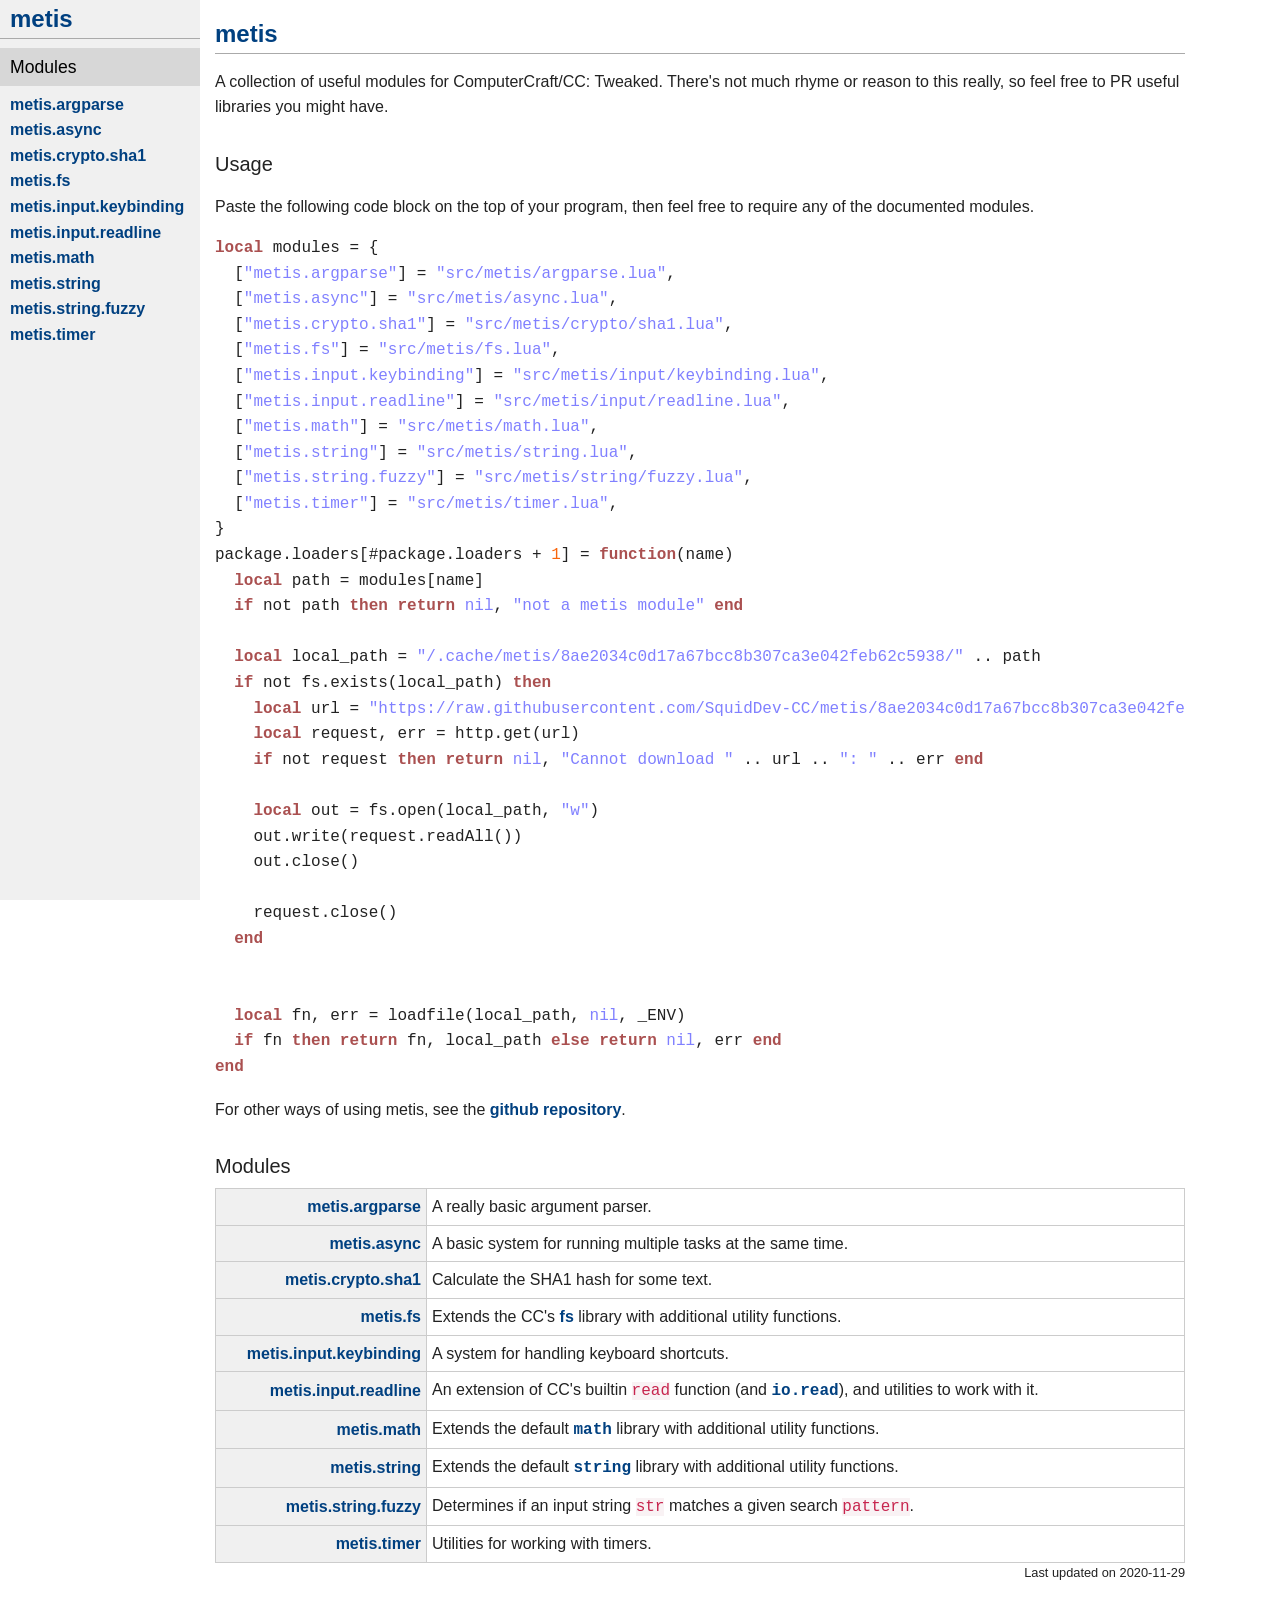
<file: index.html>
<!DOCTYPE html><html><head><meta charset="UTF-8" /><meta name="viewport" content="width=device-width, initial-scale=1.0" /><title>metis</title><link rel="stylesheet" href="main.css?v=956402e4" type="text/css" /></head><body><nav><button class="nav-reveal" type="button">&#9776;</button><h1><a href="./">metis</a></h1><div class="nav-links"><h2>Modules</h2><ul><li><a href="module/metis.argparse.html">metis.argparse</a></li><li><a href="module/metis.async.html">metis.async</a></li><li><a href="module/metis.crypto.sha1.html">metis.crypto.sha1</a></li><li><a href="module/metis.fs.html">metis.fs</a></li><li><a href="module/metis.input.keybinding.html">metis.input.keybinding</a></li><li><a href="module/metis.input.readline.html">metis.input.readline</a></li><li><a href="module/metis.math.html">metis.math</a></li><li><a href="module/metis.string.html">metis.string</a></li><li><a href="module/metis.string.fuzzy.html">metis.string.fuzzy</a></li><li><a href="module/metis.timer.html">metis.timer</a></li></ul></div></nav><div id="main"><section id="content"><h1 id="github"><a href='https://github.com/SquidDev-CC/metis' title='metis on GitHub'>metis</a></h1>

<p>A collection of useful modules for ComputerCraft/CC: Tweaked. There&#39;s not much rhyme or reason to this really, so feel
free to PR useful libraries you might have.</p>
<h2 id="Usage">Usage</h2><p>Paste the following code block on the top of your program, then feel free to require any of the documented modules.</p>
<pre class="highlight highlight-lua" data-lua-kind="stmt"><span class="keyword">local</span> <span class="ident">modules</span> <span class="symbol">=</span> <span class="symbol">{</span>
  <span class="symbol">[</span><span class="string">"metis.argparse"</span><span class="symbol">]</span> <span class="symbol">=</span> <span class="string">"src/metis/argparse.lua"</span><span class="symbol">,</span>
  <span class="symbol">[</span><span class="string">"metis.async"</span><span class="symbol">]</span> <span class="symbol">=</span> <span class="string">"src/metis/async.lua"</span><span class="symbol">,</span>
  <span class="symbol">[</span><span class="string">"metis.crypto.sha1"</span><span class="symbol">]</span> <span class="symbol">=</span> <span class="string">"src/metis/crypto/sha1.lua"</span><span class="symbol">,</span>
  <span class="symbol">[</span><span class="string">"metis.fs"</span><span class="symbol">]</span> <span class="symbol">=</span> <span class="string">"src/metis/fs.lua"</span><span class="symbol">,</span>
  <span class="symbol">[</span><span class="string">"metis.input.keybinding"</span><span class="symbol">]</span> <span class="symbol">=</span> <span class="string">"src/metis/input/keybinding.lua"</span><span class="symbol">,</span>
  <span class="symbol">[</span><span class="string">"metis.input.readline"</span><span class="symbol">]</span> <span class="symbol">=</span> <span class="string">"src/metis/input/readline.lua"</span><span class="symbol">,</span>
  <span class="symbol">[</span><span class="string">"metis.math"</span><span class="symbol">]</span> <span class="symbol">=</span> <span class="string">"src/metis/math.lua"</span><span class="symbol">,</span>
  <span class="symbol">[</span><span class="string">"metis.string"</span><span class="symbol">]</span> <span class="symbol">=</span> <span class="string">"src/metis/string.lua"</span><span class="symbol">,</span>
  <span class="symbol">[</span><span class="string">"metis.string.fuzzy"</span><span class="symbol">]</span> <span class="symbol">=</span> <span class="string">"src/metis/string/fuzzy.lua"</span><span class="symbol">,</span>
  <span class="symbol">[</span><span class="string">"metis.timer"</span><span class="symbol">]</span> <span class="symbol">=</span> <span class="string">"src/metis/timer.lua"</span><span class="symbol">,</span>
<span class="symbol">}</span>
<span class="ident">package</span><span class="symbol">.</span><span class="symbol">loaders</span><span class="symbol">[</span><span class="symbol">#</span><span class="ident">package</span><span class="symbol">.</span><span class="symbol">loaders</span> <span class="symbol">+</span> <span class="number">1</span><span class="symbol">]</span> <span class="symbol">=</span> <span class="keyword">function</span><span class="symbol">(</span><span class="ident">name</span><span class="symbol">)</span>
  <span class="keyword">local</span> <span class="ident">path</span> <span class="symbol">=</span> <span class="ident">modules</span><span class="symbol">[</span><span class="ident">name</span><span class="symbol">]</span>
  <span class="keyword">if</span> <span class="operator-kw">not</span> <span class="ident">path</span> <span class="keyword">then</span> <span class="keyword">return</span> <span class="literal-kw">nil</span><span class="symbol">,</span> <span class="string">"not a metis module"</span> <span class="keyword">end</span>

  <span class="keyword">local</span> <span class="ident">local_path</span> <span class="symbol">=</span> <span class="string">"/.cache/metis/8ae2034c0d17a67bcc8b307ca3e042feb62c5938/"</span> <span class="symbol">..</span> <span class="ident">path</span>
  <span class="keyword">if</span> <span class="operator-kw">not</span> <span class="ident">fs</span><span class="symbol">.</span><span class="symbol">exists</span><span class="symbol">(</span><span class="ident">local_path</span><span class="symbol">)</span> <span class="keyword">then</span>
    <span class="keyword">local</span> <span class="ident">url</span> <span class="symbol">=</span> <span class="string">"https://raw.githubusercontent.com/SquidDev-CC/metis/8ae2034c0d17a67bcc8b307ca3e042feb62c5938/"</span> <span class="symbol">..</span> <span class="ident">path</span>
    <span class="keyword">local</span> <span class="ident">request</span><span class="symbol">,</span> <span class="ident">err</span> <span class="symbol">=</span> <span class="ident">http</span><span class="symbol">.</span><span class="symbol">get</span><span class="symbol">(</span><span class="ident">url</span><span class="symbol">)</span>
    <span class="keyword">if</span> <span class="operator-kw">not</span> <span class="ident">request</span> <span class="keyword">then</span> <span class="keyword">return</span> <span class="literal-kw">nil</span><span class="symbol">,</span> <span class="string">"Cannot download "</span> <span class="symbol">..</span> <span class="ident">url</span> <span class="symbol">..</span> <span class="string">": "</span> <span class="symbol">..</span> <span class="ident">err</span> <span class="keyword">end</span>

    <span class="keyword">local</span> <span class="ident">out</span> <span class="symbol">=</span> <span class="ident">fs</span><span class="symbol">.</span><span class="symbol">open</span><span class="symbol">(</span><span class="ident">local_path</span><span class="symbol">,</span> <span class="string">"w"</span><span class="symbol">)</span>
    <span class="ident">out</span><span class="symbol">.</span><span class="symbol">write</span><span class="symbol">(</span><span class="ident">request</span><span class="symbol">.</span><span class="symbol">readAll</span><span class="symbol">(</span><span class="symbol">)</span><span class="symbol">)</span>
    <span class="ident">out</span><span class="symbol">.</span><span class="symbol">close</span><span class="symbol">(</span><span class="symbol">)</span>

    <span class="ident">request</span><span class="symbol">.</span><span class="symbol">close</span><span class="symbol">(</span><span class="symbol">)</span>
  <span class="keyword">end</span>


  <span class="keyword">local</span> <span class="ident">fn</span><span class="symbol">,</span> <span class="ident">err</span> <span class="symbol">=</span> <span class="ident">loadfile</span><span class="symbol">(</span><span class="ident">local_path</span><span class="symbol">,</span> <span class="literal-kw">nil</span><span class="symbol">,</span> <span class="ident">_ENV</span><span class="symbol">)</span>
  <span class="keyword">if</span> <span class="ident">fn</span> <span class="keyword">then</span> <span class="keyword">return</span> <span class="ident">fn</span><span class="symbol">,</span> <span class="ident">local_path</span> <span class="keyword">else</span> <span class="keyword">return</span> <span class="literal-kw">nil</span><span class="symbol">,</span> <span class="ident">err</span> <span class="keyword">end</span>
<span class="keyword">end</span><span class="symbol"></span></pre>

<p>For other ways of using metis, see the <a href='https://github.com/SquidDev-CC/metis' title='metis on GitHub'>github repository</a>.</p>
<h2>Modules</h2><table class="definition-list"><tr><th><a href="module/metis.argparse.html">metis.argparse</a></th><td>A really basic argument parser.</td></tr><tr><th><a href="module/metis.async.html">metis.async</a></th><td>A basic system for running multiple tasks at the same time.</td></tr><tr><th><a href="module/metis.crypto.sha1.html">metis.crypto.sha1</a></th><td>Calculate the SHA1 hash for some text.</td></tr><tr><th><a href="module/metis.fs.html">metis.fs</a></th><td>Extends the CC&#39;s <a href='https://tweaked.cc/module/fs.html'>fs</a> library with additional utility functions.</td></tr><tr><th><a href="module/metis.input.keybinding.html">metis.input.keybinding</a></th><td>A system for handling keyboard shortcuts.</td></tr><tr><th><a href="module/metis.input.readline.html">metis.input.readline</a></th><td>An extension of CC&#39;s builtin <code>read</code> function (and <a href='https://www.lua.org/manual/5.1/manual.html#pdf-io.read' class='reference reference-code'>io.read</a>), and
utilities to work with it.</td></tr><tr><th><a href="module/metis.math.html">metis.math</a></th><td>Extends the default <a href='https://www.lua.org/manual/5.1/manual.html#5.6' class='reference reference-code'>math</a> library with additional utility functions.</td></tr><tr><th><a href="module/metis.string.html">metis.string</a></th><td>Extends the default <a href='https://www.lua.org/manual/5.1/manual.html#5.4' class='reference reference-code'>string</a> library with additional utility functions.</td></tr><tr><th><a href="module/metis.string.fuzzy.html">metis.string.fuzzy</a></th><td>Determines if an input string <code>str</code> matches a given search <code>pattern</code>.</td></tr><tr><th><a href="module/metis.timer.html">metis.timer</a></th><td>Utilities for working with timers.</td></tr></table></section><footer>Last updated on 2020-11-29</footer></div><script src="main.js?v=beb099d5" type="text/javascript" defer=""></script></body></html>
</file>
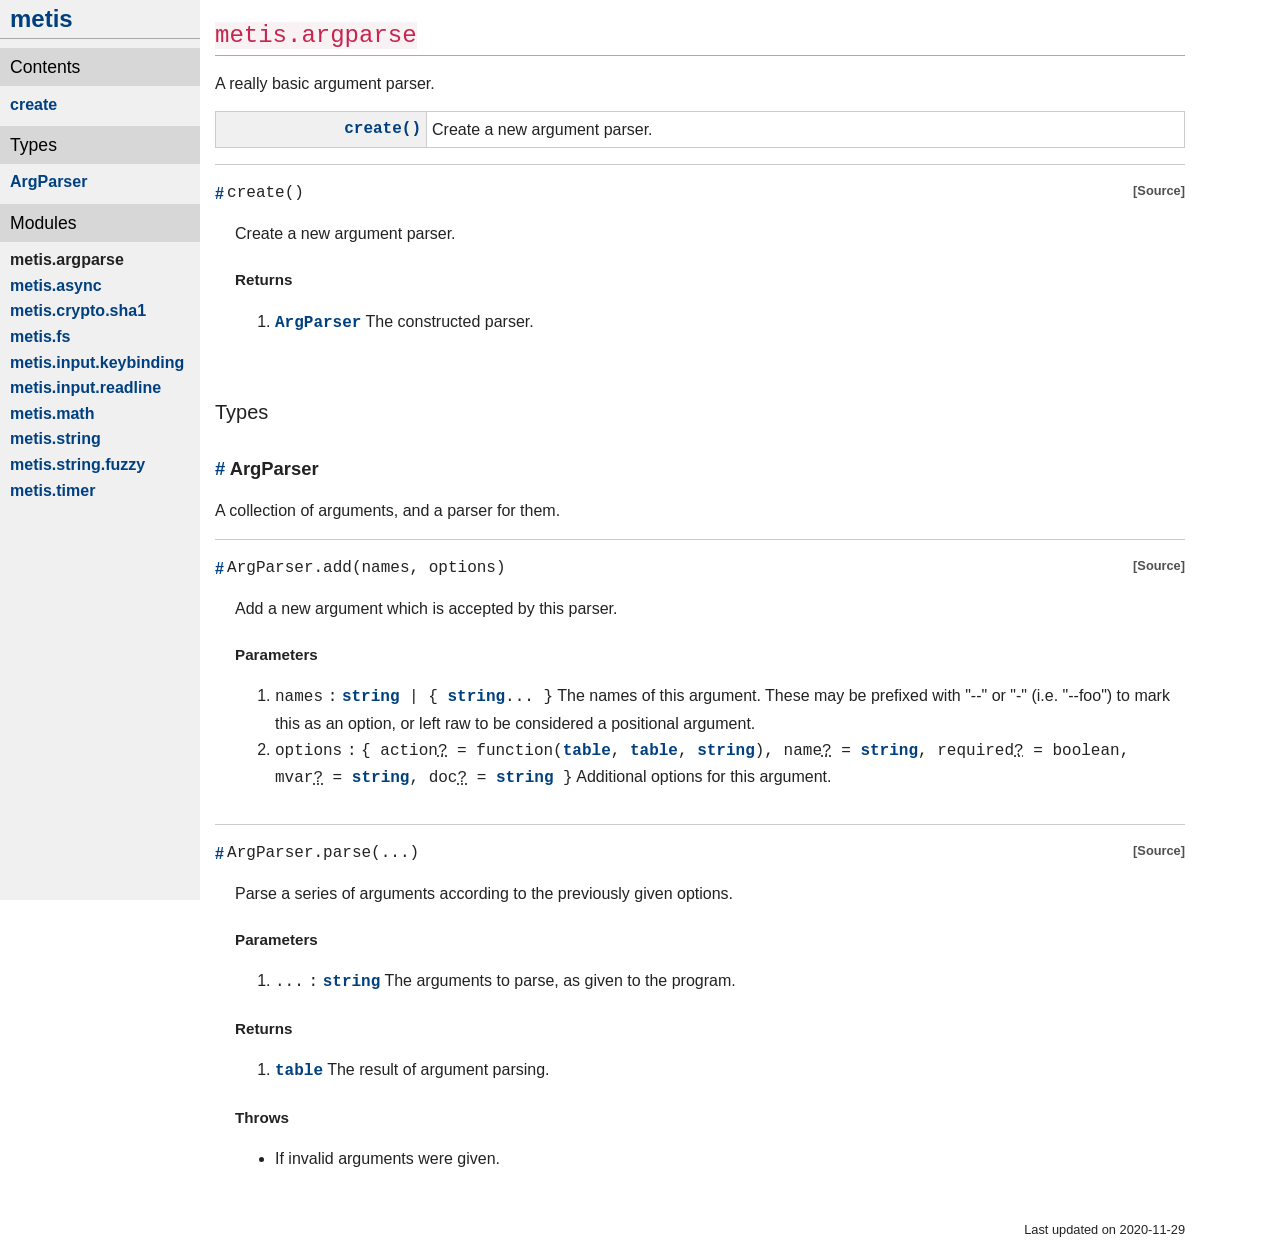
<file: module/metis.argparse.html>
<!DOCTYPE html><html><head><meta charset="UTF-8" /><meta name="viewport" content="width=device-width, initial-scale=1.0" /><title>metis.argparse</title><link rel="stylesheet" href="../main.css?v=956402e4" type="text/css" /></head><body><nav><button class="nav-reveal" type="button">&#9776;</button><h1><a href=".././">metis</a></h1><div class="nav-links"><h2>Contents</h2><ul><li><a href="#v:create">create</a></li></ul><h2>Types</h2><ul><li><a href="#ty:ArgParser">ArgParser</a></li></ul><h2>Modules</h2><ul><li><strong>metis.argparse</strong></li><li><a href="metis.async.html">metis.async</a></li><li><a href="metis.crypto.sha1.html">metis.crypto.sha1</a></li><li><a href="metis.fs.html">metis.fs</a></li><li><a href="metis.input.keybinding.html">metis.input.keybinding</a></li><li><a href="metis.input.readline.html">metis.input.readline</a></li><li><a href="metis.math.html">metis.math</a></li><li><a href="metis.string.html">metis.string</a></li><li><a href="metis.string.fuzzy.html">metis.string.fuzzy</a></li><li><a href="metis.timer.html">metis.timer</a></li></ul></div></nav><div id="main"><section id="content"><h1><code>metis.argparse</code></h1><p>A really basic argument parser.</p>
<table class="definition-list"><tr><th class="definition-name"><a href="#v:create">create()</a></th><td>Create a new argument parser.</td></tr></table><dl class="definition"><dt><a name="v:create" href="#v:create"></a><span class="definition-name">create()</span><a href="https://github.com/SquidDev-CC/metis/blob/8ae2034c0d17a67bcc8b307ca3e042feb62c5938/src/metis/argparse.lua#L167" class="source-link">Source</a></dt><dd><p>Create a new argument parser.</p>
<h3>Returns</h3><ol class="return-list"><li><span class="type"><a href="metis.argparse.html#ty:ArgParser" class="reference reference-code">ArgParser</a></span> The constructed parser.</li></ol></dd></dl><h2>Types</h2><h3><a name="ty:ArgParser" href="#ty:ArgParser"></a> <span>ArgParser</span></h3><p>A collection of arguments, and a parser for them.</p>
<dl class="definition"><dt><a name="ty:ArgParser:add" href="#ty:ArgParser:add"></a><span class="definition-name">ArgParser.add(names, options)</span><a href="https://github.com/SquidDev-CC/metis/blob/8ae2034c0d17a67bcc8b307ca3e042feb62c5938/src/metis/argparse.lua#L33" class="source-link">Source</a></dt><dd><p>Add a new argument which is accepted by this parser.</p>
<h3>Parameters</h3><ol class="parameter-list"><li><span class="parameter">names</span> <span class="type"><a href="https://www.lua.org/manual/5.1/manual.html#5.4" class="reference reference-code">string</a> | { <a href="https://www.lua.org/manual/5.1/manual.html#5.4" class="reference reference-code">string</a>... }</span> The names of this argument. These may be
prefixed with &quot;--&quot; or &quot;-&quot; (i.e. &quot;--foo&quot;) to mark this as an option, or left
raw to be considered a positional argument.</li><li><span class="parameter">options</span> <span class="type">{ action<span class="optional" title="This field is optional">?</span> = function(<a href="https://www.lua.org/manual/5.1/manual.html#5.5" class="reference reference-code">table</a>, <a href="https://www.lua.org/manual/5.1/manual.html#5.5" class="reference reference-code">table</a>, <a href="https://www.lua.org/manual/5.1/manual.html#5.4" class="reference reference-code">string</a>), name<span class="optional" title="This field is optional">?</span> = <a href="https://www.lua.org/manual/5.1/manual.html#5.4" class="reference reference-code">string</a>, required<span class="optional" title="This field is optional">?</span> = <span class="reference reference-code">boolean</span>, mvar<span class="optional" title="This field is optional">?</span> = <a href="https://www.lua.org/manual/5.1/manual.html#5.4" class="reference reference-code">string</a>, doc<span class="optional" title="This field is optional">?</span> = <a href="https://www.lua.org/manual/5.1/manual.html#5.4" class="reference reference-code">string</a> }</span> Additional options for this argument.</li></ol></dd><dt><a name="ty:ArgParser:parse" href="#ty:ArgParser:parse"></a><span class="definition-name">ArgParser.parse(...)</span><a href="https://github.com/SquidDev-CC/metis/blob/8ae2034c0d17a67bcc8b307ca3e042feb62c5938/src/metis/argparse.lua#L63" class="source-link">Source</a></dt><dd><p>Parse a series of arguments according to the previously given options.</p>
<h3>Parameters</h3><ol class="parameter-list"><li><span class="parameter">...</span> <span class="type"><a href="https://www.lua.org/manual/5.1/manual.html#5.4" class="reference reference-code">string</a></span> The arguments to parse, as given to the program.</li></ol><h3>Returns</h3><ol class="return-list"><li><span class="type"><a href="https://www.lua.org/manual/5.1/manual.html#5.5" class="reference reference-code">table</a></span> The result of argument parsing.</li></ol><h3>Throws</h3><ul><li><p>If invalid arguments were given.</p>
</li></ul></dd></dl></section><footer>Last updated on 2020-11-29</footer></div><script src="../main.js?v=beb099d5" type="text/javascript" defer=""></script></body></html>
</file>
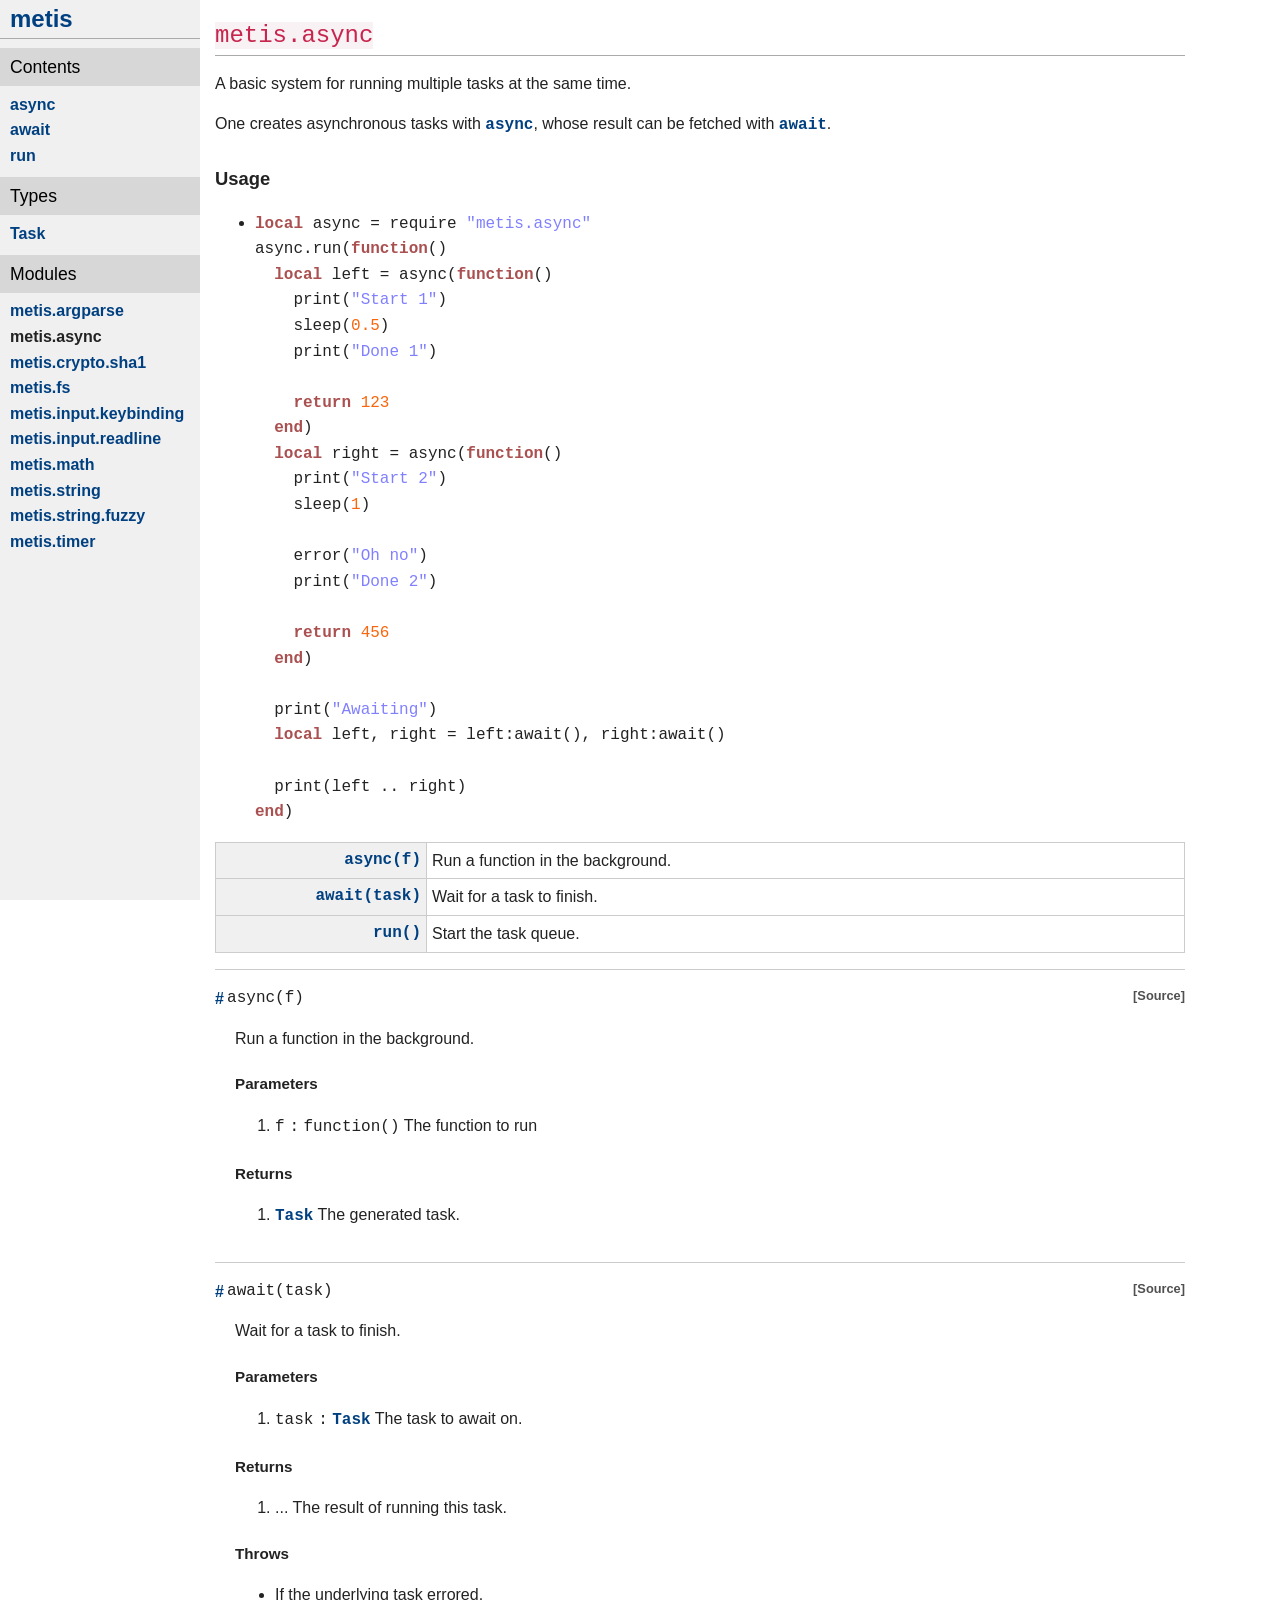
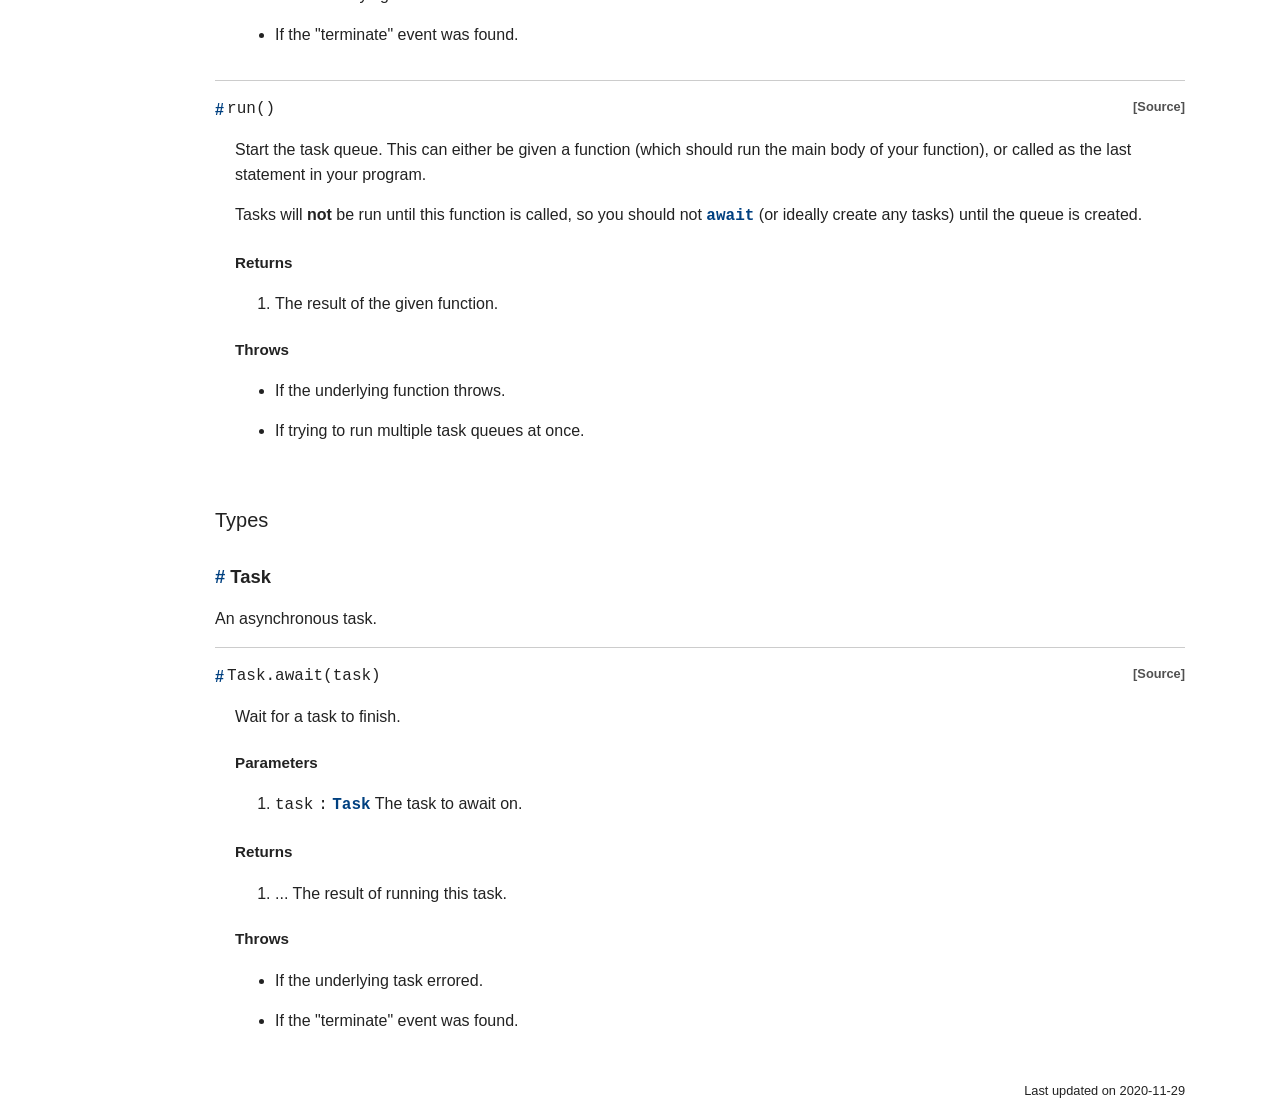
<file: module/metis.async.html>
<!DOCTYPE html><html><head><meta charset="UTF-8" /><meta name="viewport" content="width=device-width, initial-scale=1.0" /><title>metis.async</title><link rel="stylesheet" href="../main.css?v=956402e4" type="text/css" /></head><body><nav><button class="nav-reveal" type="button">&#9776;</button><h1><a href=".././">metis</a></h1><div class="nav-links"><h2>Contents</h2><ul><li><a href="#v:async">async</a></li><li><a href="#v:await">await</a></li><li><a href="#v:run">run</a></li></ul><h2>Types</h2><ul><li><a href="#ty:Task">Task</a></li></ul><h2>Modules</h2><ul><li><a href="metis.argparse.html">metis.argparse</a></li><li><strong>metis.async</strong></li><li><a href="metis.crypto.sha1.html">metis.crypto.sha1</a></li><li><a href="metis.fs.html">metis.fs</a></li><li><a href="metis.input.keybinding.html">metis.input.keybinding</a></li><li><a href="metis.input.readline.html">metis.input.readline</a></li><li><a href="metis.math.html">metis.math</a></li><li><a href="metis.string.html">metis.string</a></li><li><a href="metis.string.fuzzy.html">metis.string.fuzzy</a></li><li><a href="metis.timer.html">metis.timer</a></li></ul></div></nav><div id="main"><section id="content"><h1><code>metis.async</code></h1><p>A basic system for running multiple tasks at the same time.</p>
<p>One creates asynchronous tasks with <a href='metis.async.html#v:async' class='reference reference-code'>async</a>, whose result can be fetched with
<a href='metis.async.html#v:await' class='reference reference-code'>await</a>.</p>
<h3>Usage</h3><ul><li><pre class="highlight highlight-lua" data-lua-kind="stmt"><span class="keyword">local</span> <a title="A basic system for running multiple tasks at the same time." href="metis.async.html"><span class="ident">async</span> </a><span class="symbol">=</span> <span class="ident">require</span> <span class="string">"metis.async"</span>
<a title="Start the task queue." href="metis.async.html#v:run"><span class="ident">async</span><span class="symbol">.</span><span class="symbol">run</span></a><span class="symbol">(</span><span class="keyword">function</span><span class="symbol">(</span><span class="symbol">)</span>
  <span class="keyword">local</span> <span class="ident">left</span> <span class="symbol">=</span> <a title="A basic system for running multiple tasks at the same time." href="metis.async.html"><span class="ident">async</span></a><span class="symbol">(</span><span class="keyword">function</span><span class="symbol">(</span><span class="symbol">)</span>
    <span class="ident">print</span><span class="symbol">(</span><span class="string">"Start 1"</span><span class="symbol">)</span>
    <span class="ident">sleep</span><span class="symbol">(</span><span class="number">0.5</span><span class="symbol">)</span>
    <span class="ident">print</span><span class="symbol">(</span><span class="string">"Done 1"</span><span class="symbol">)</span>

    <span class="keyword">return</span> <span class="number">123</span>
  <span class="keyword">end</span><span class="symbol">)</span>
  <span class="keyword">local</span> <span class="ident">right</span> <span class="symbol">=</span> <a title="A basic system for running multiple tasks at the same time." href="metis.async.html"><span class="ident">async</span></a><span class="symbol">(</span><span class="keyword">function</span><span class="symbol">(</span><span class="symbol">)</span>
    <span class="ident">print</span><span class="symbol">(</span><span class="string">"Start 2"</span><span class="symbol">)</span>
    <span class="ident">sleep</span><span class="symbol">(</span><span class="number">1</span><span class="symbol">)</span>

    <span class="ident">error</span><span class="symbol">(</span><span class="string">"Oh no"</span><span class="symbol">)</span>
    <span class="ident">print</span><span class="symbol">(</span><span class="string">"Done 2"</span><span class="symbol">)</span>

    <span class="keyword">return</span> <span class="number">456</span>
  <span class="keyword">end</span><span class="symbol">)</span>

  <span class="ident">print</span><span class="symbol">(</span><span class="string">"Awaiting"</span><span class="symbol">)</span>
  <span class="keyword">local</span> <span class="ident">left</span><span class="symbol">,</span> <span class="ident">right</span> <span class="symbol">=</span> <span class="ident">left</span><span class="symbol">:</span><span class="symbol">await</span><span class="symbol">(</span><span class="symbol">)</span><span class="symbol">,</span> <span class="ident">right</span><span class="symbol">:</span><span class="symbol">await</span><span class="symbol">(</span><span class="symbol">)</span>

  <span class="ident">print</span><span class="symbol">(</span><span class="ident">left</span> <span class="symbol">..</span> <span class="ident">right</span><span class="symbol">)</span>
<span class="keyword">end</span><span class="symbol">)</span><span class="symbol"></span></pre></li></ul><table class="definition-list"><tr><th class="definition-name"><a href="#v:async">async(f)</a></th><td>Run a function in the background.</td></tr><tr><th class="definition-name"><a href="#v:await">await(task)</a></th><td>Wait for a task to finish.</td></tr><tr><th class="definition-name"><a href="#v:run">run()</a></th><td>Start the task queue.</td></tr></table><dl class="definition"><dt><a name="v:async" href="#v:async"></a><span class="definition-name">async(f)</span><a href="https://github.com/SquidDev-CC/metis/blob/8ae2034c0d17a67bcc8b307ca3e042feb62c5938/src/metis/async.lua#L91" class="source-link">Source</a></dt><dd><p>Run a function in the background.</p>
<h3>Parameters</h3><ol class="parameter-list"><li><span class="parameter">f</span> <span class="type">function()</span> The function to run</li></ol><h3>Returns</h3><ol class="return-list"><li><span class="type"><a href="metis.async.html#ty:Task" class="reference reference-code">Task</a></span> The generated task.</li></ol></dd><dt><a name="v:await" href="#v:await"></a><span class="definition-name">await(task)</span><a href="https://github.com/SquidDev-CC/metis/blob/8ae2034c0d17a67bcc8b307ca3e042feb62c5938/src/metis/async.lua#L111" class="source-link">Source</a></dt><dd><p>Wait for a task to finish.</p>
<h3>Parameters</h3><ol class="parameter-list"><li><span class="parameter">task</span> <span class="type"><a href="metis.async.html#ty:Task" class="reference reference-code">Task</a></span> The task to await on.</li></ol><h3>Returns</h3><ol class="return-list"><li> ... The result of running this task.</li></ol><h3>Throws</h3><ul><li><p>If the underlying task errored.</p>
</li><li><p>If the &quot;terminate&quot; event was found.</p>
</li></ul></dd><dt><a name="v:run" href="#v:run"></a><span class="definition-name">run()</span><a href="https://github.com/SquidDev-CC/metis/blob/8ae2034c0d17a67bcc8b307ca3e042feb62c5938/src/metis/async.lua#L138" class="source-link">Source</a></dt><dd><p>Start the task queue. This can either be given a function (which should
run the main body of your function), or called as the last statement in your
program.</p>
<p>Tasks will <strong>not</strong> be run until this function is called, so you should not
<a href='metis.async.html#v:await' class='reference reference-code'>await</a> (or ideally create any tasks) until the queue is created.</p>
<h3>Returns</h3><ol class="return-list"><li> The result of the given function.</li></ol><h3>Throws</h3><ul><li><p>If the underlying function throws.</p>
</li><li><p>If trying to run multiple task queues at once.</p>
</li></ul></dd></dl><h2>Types</h2><h3><a name="ty:Task" href="#ty:Task"></a> <span>Task</span></h3><p>An asynchronous task.</p>
<dl class="definition"><dt><a name="ty:Task:await" href="#ty:Task:await"></a><span class="definition-name">Task.await(task)</span><a href="https://github.com/SquidDev-CC/metis/blob/8ae2034c0d17a67bcc8b307ca3e042feb62c5938/src/metis/async.lua#L111" class="source-link">Source</a></dt><dd><p>Wait for a task to finish.</p>
<h3>Parameters</h3><ol class="parameter-list"><li><span class="parameter">task</span> <span class="type"><a href="metis.async.html#ty:Task" class="reference reference-code">Task</a></span> The task to await on.</li></ol><h3>Returns</h3><ol class="return-list"><li> ... The result of running this task.</li></ol><h3>Throws</h3><ul><li><p>If the underlying task errored.</p>
</li><li><p>If the &quot;terminate&quot; event was found.</p>
</li></ul></dd></dl></section><footer>Last updated on 2020-11-29</footer></div><script src="../main.js?v=beb099d5" type="text/javascript" defer=""></script></body></html>
</file>
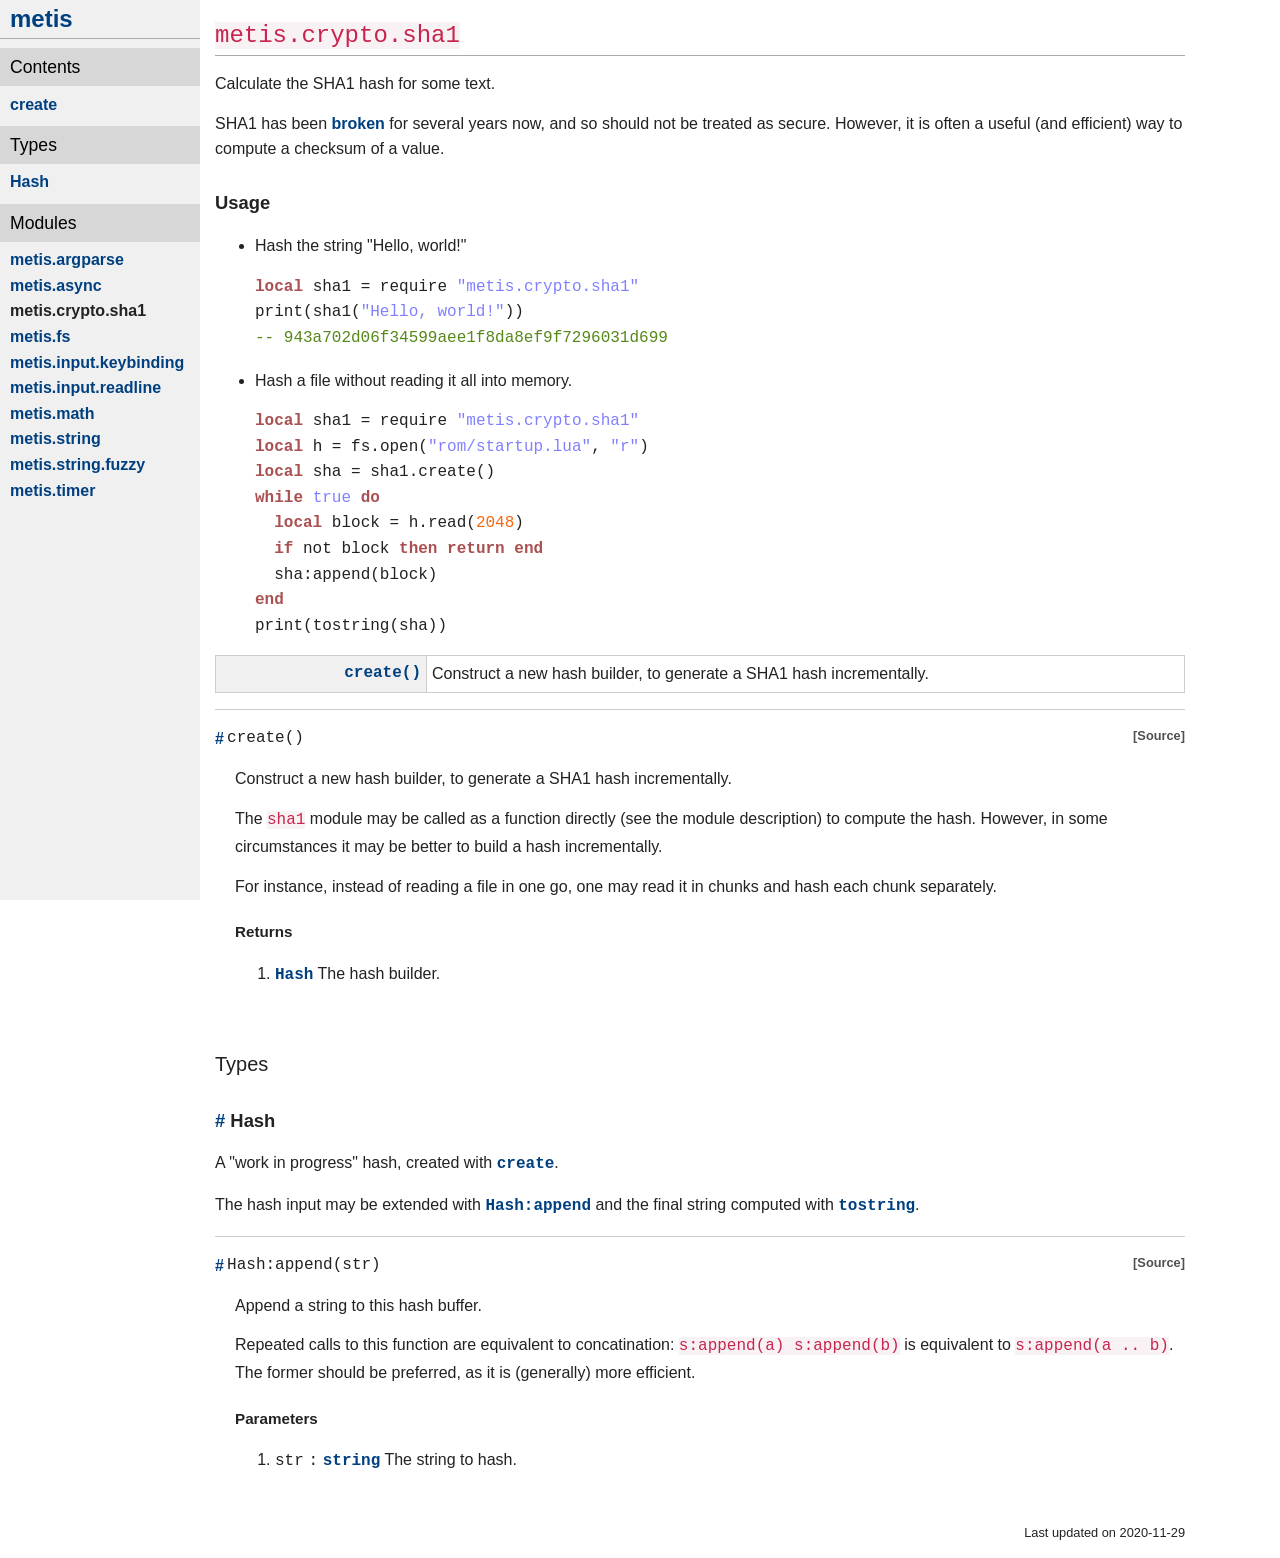
<file: module/metis.crypto.sha1.html>
<!DOCTYPE html><html><head><meta charset="UTF-8" /><meta name="viewport" content="width=device-width, initial-scale=1.0" /><title>metis.crypto.sha1</title><link rel="stylesheet" href="../main.css?v=956402e4" type="text/css" /></head><body><nav><button class="nav-reveal" type="button">&#9776;</button><h1><a href=".././">metis</a></h1><div class="nav-links"><h2>Contents</h2><ul><li><a href="#v:create">create</a></li></ul><h2>Types</h2><ul><li><a href="#ty:Hash">Hash</a></li></ul><h2>Modules</h2><ul><li><a href="metis.argparse.html">metis.argparse</a></li><li><a href="metis.async.html">metis.async</a></li><li><strong>metis.crypto.sha1</strong></li><li><a href="metis.fs.html">metis.fs</a></li><li><a href="metis.input.keybinding.html">metis.input.keybinding</a></li><li><a href="metis.input.readline.html">metis.input.readline</a></li><li><a href="metis.math.html">metis.math</a></li><li><a href="metis.string.html">metis.string</a></li><li><a href="metis.string.fuzzy.html">metis.string.fuzzy</a></li><li><a href="metis.timer.html">metis.timer</a></li></ul></div></nav><div id="main"><section id="content"><h1><code>metis.crypto.sha1</code></h1><p>Calculate the SHA1 hash for some text.</p>
<p>SHA1 has been <a href='https://shattered.io/'>broken</a> for several years now, and so should not be treated as
secure. However, it is often a useful (and efficient) way to compute a checksum
of a value.</p>
<h3>Usage</h3><ul><li><p>Hash the string &quot;Hello, world!&quot;</p>
<pre class="highlight highlight-lua" data-lua-kind="stmt"><span class="keyword">local</span> <a title="Calculate the SHA1 hash for some text." href="metis.crypto.sha1.html"><span class="ident">sha1</span> </a><span class="symbol">=</span> <span class="ident">require</span> <span class="string">"metis.crypto.sha1"</span>
<span class="ident">print</span><span class="symbol">(</span><a title="Calculate the SHA1 hash for some text." href="metis.crypto.sha1.html"><span class="ident">sha1</span></a><span class="symbol">(</span><span class="string">"Hello, world!"</span><span class="symbol">)</span><span class="symbol">)</span>
<span class="comment">-- 943a702d06f34599aee1f8da8ef9f7296031d699</span><span class="symbol"></span></pre></li><li><p>Hash a file without reading it all into memory.</p>
<pre class="highlight highlight-lua" data-lua-kind="stmt"><span class="keyword">local</span> <a title="Calculate the SHA1 hash for some text." href="metis.crypto.sha1.html"><span class="ident">sha1</span> </a><span class="symbol">=</span> <span class="ident">require</span> <span class="string">"metis.crypto.sha1"</span>
<span class="keyword">local</span> <span class="ident">h</span> <span class="symbol">=</span> <span class="ident">fs</span><span class="symbol">.</span><span class="symbol">open</span><span class="symbol">(</span><span class="string">"rom/startup.lua"</span><span class="symbol">,</span> <span class="string">"r"</span><span class="symbol">)</span>
<span class="keyword">local</span> <span class="ident">sha</span> <span class="symbol">=</span> <a title="Construct a new hash builder, to generate a SHA1 hash incrementally." href="metis.crypto.sha1.html#v:create"><span class="ident">sha1</span><span class="symbol">.</span><span class="symbol">create</span></a><span class="symbol">(</span><span class="symbol">)</span>
<span class="keyword">while</span> <span class="literal-kw">true</span> <span class="keyword">do</span>
  <span class="keyword">local</span> <span class="ident">block</span> <span class="symbol">=</span> <span class="ident">h</span><span class="symbol">.</span><span class="symbol">read</span><span class="symbol">(</span><span class="number">2048</span><span class="symbol">)</span>
  <span class="keyword">if</span> <span class="operator-kw">not</span> <span class="ident">block</span> <span class="keyword">then</span> <span class="keyword">return</span> <span class="keyword">end</span>
  <span class="ident">sha</span><span class="symbol">:</span><span class="symbol">append</span><span class="symbol">(</span><span class="ident">block</span><span class="symbol">)</span>
<span class="keyword">end</span>
<span class="ident">print</span><span class="symbol">(</span><span class="ident">tostring</span><span class="symbol">(</span><span class="ident">sha</span><span class="symbol">)</span><span class="symbol">)</span><span class="symbol"></span></pre></li></ul><table class="definition-list"><tr><th class="definition-name"><a href="#v:create">create()</a></th><td>Construct a new hash builder, to generate a SHA1 hash incrementally.</td></tr></table><dl class="definition"><dt><a name="v:create" href="#v:create"></a><span class="definition-name">create()</span><a href="https://github.com/SquidDev-CC/metis/blob/8ae2034c0d17a67bcc8b307ca3e042feb62c5938/src/metis/crypto/sha1.lua#L159" class="source-link">Source</a></dt><dd><p>Construct a new hash builder, to generate a SHA1 hash incrementally.</p>
<p>The <code>sha1</code> module may be called as a function directly (see the module
description) to compute the hash. However, in some circumstances it may be
better to build a hash incrementally.</p>
<p>For instance, instead of reading a file in one go, one may read it in chunks and
hash each chunk separately.</p>
<h3>Returns</h3><ol class="return-list"><li><span class="type"><a href="metis.crypto.sha1.html#ty:Hash" class="reference reference-code">Hash</a></span> The hash builder.</li></ol></dd></dl><h2>Types</h2><h3><a name="ty:Hash" href="#ty:Hash"></a> <span>Hash</span></h3><p>A &quot;work in progress&quot; hash, created with <a href='metis.crypto.sha1.html#v:create' class='reference reference-code'>create</a>.</p>
<p>The hash input may be extended with <a href='metis.crypto.sha1.html#ty:Hash:append' class='reference reference-code'>Hash:append</a> and the final string computed
with <a href='https://www.lua.org/manual/5.1/manual.html#pdf-tostring' class='reference reference-code'>tostring</a>.</p>
<dl class="definition"><dt><a name="ty:Hash:append" href="#ty:Hash:append"></a><span class="definition-name">Hash:append(str)</span><a href="https://github.com/SquidDev-CC/metis/blob/8ae2034c0d17a67bcc8b307ca3e042feb62c5938/src/metis/crypto/sha1.lua#L144" class="source-link">Source</a></dt><dd><p>Append a string to this hash buffer.</p>
<p>Repeated calls to this function are equivalent to concatination:
<code>s:append(a) s:append(b)</code> is equivalent to <code>s:append(a .. b)</code>. The former
should be preferred, as it is (generally) more efficient.</p>
<h3>Parameters</h3><ol class="parameter-list"><li><span class="parameter">str</span> <span class="type"><a href="https://www.lua.org/manual/5.1/manual.html#5.4" class="reference reference-code">string</a></span> The string to hash.</li></ol></dd></dl></section><footer>Last updated on 2020-11-29</footer></div><script src="../main.js?v=beb099d5" type="text/javascript" defer=""></script></body></html>
</file>
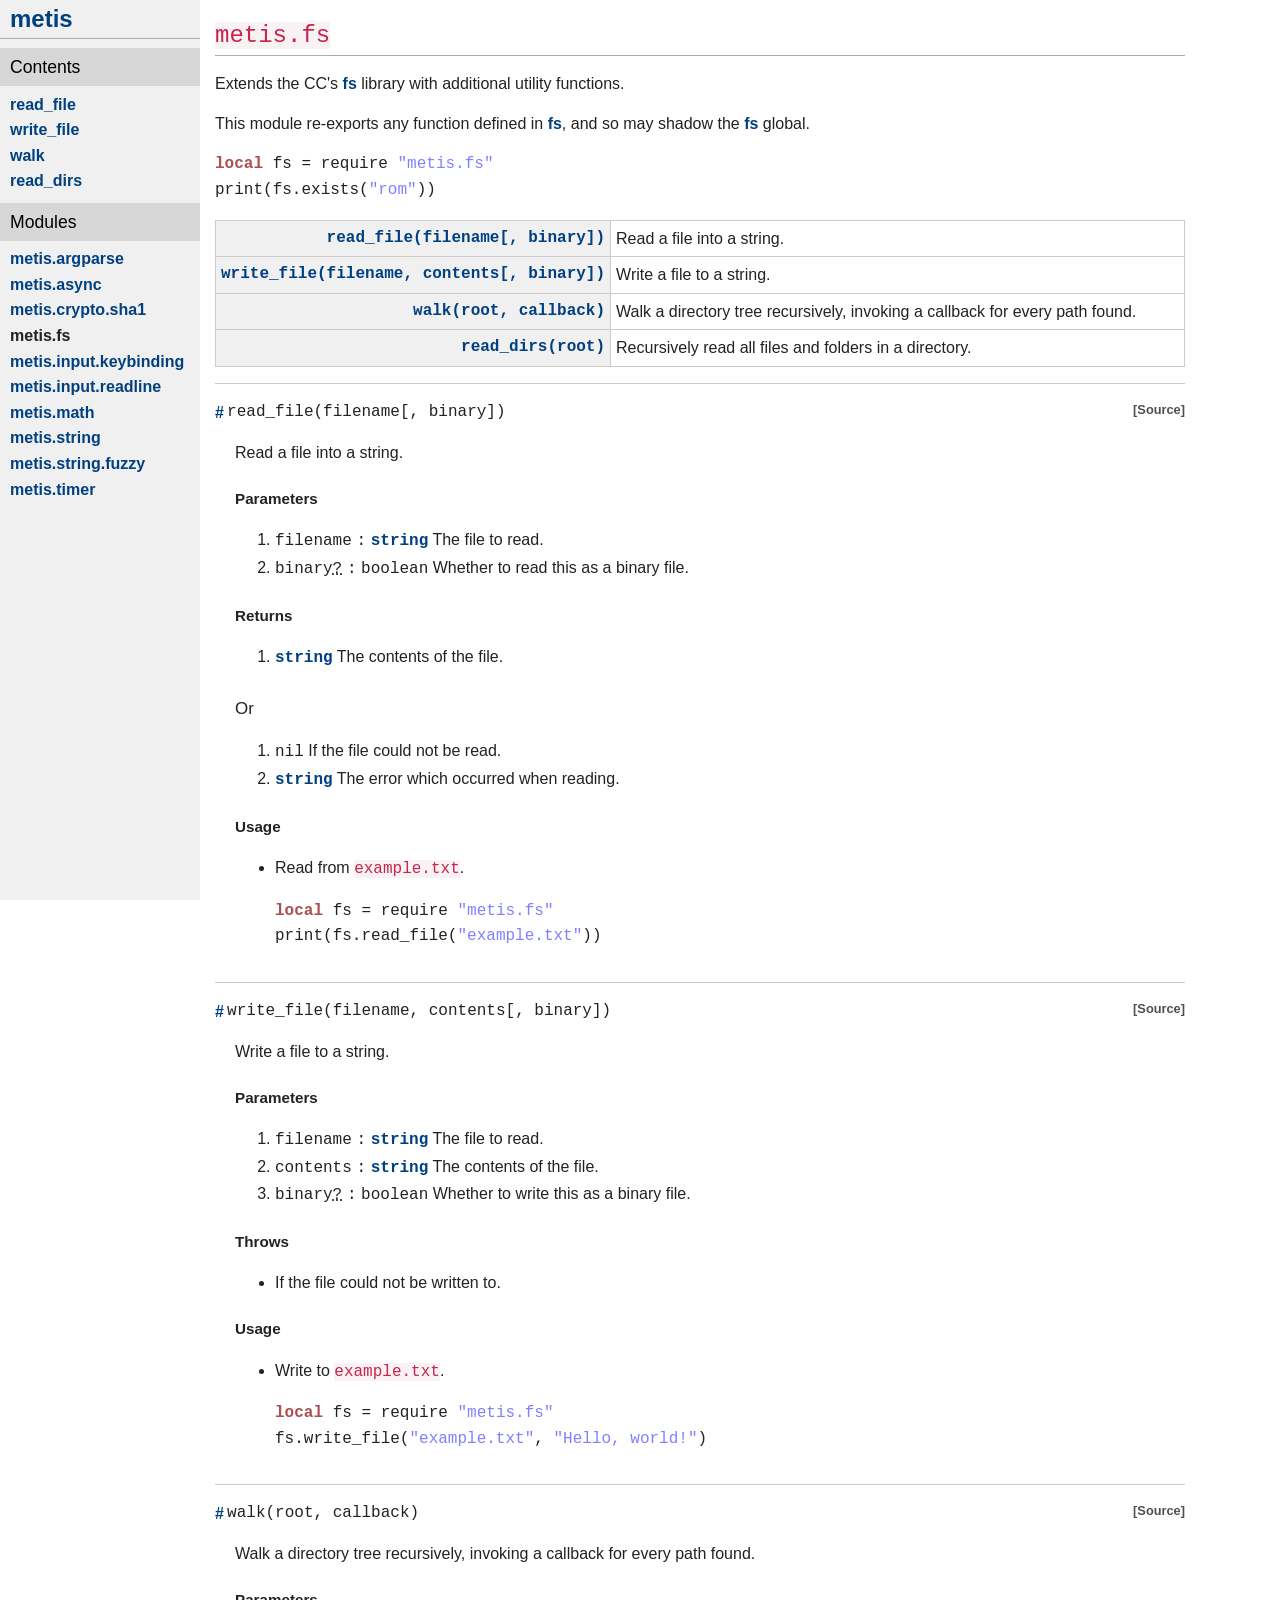
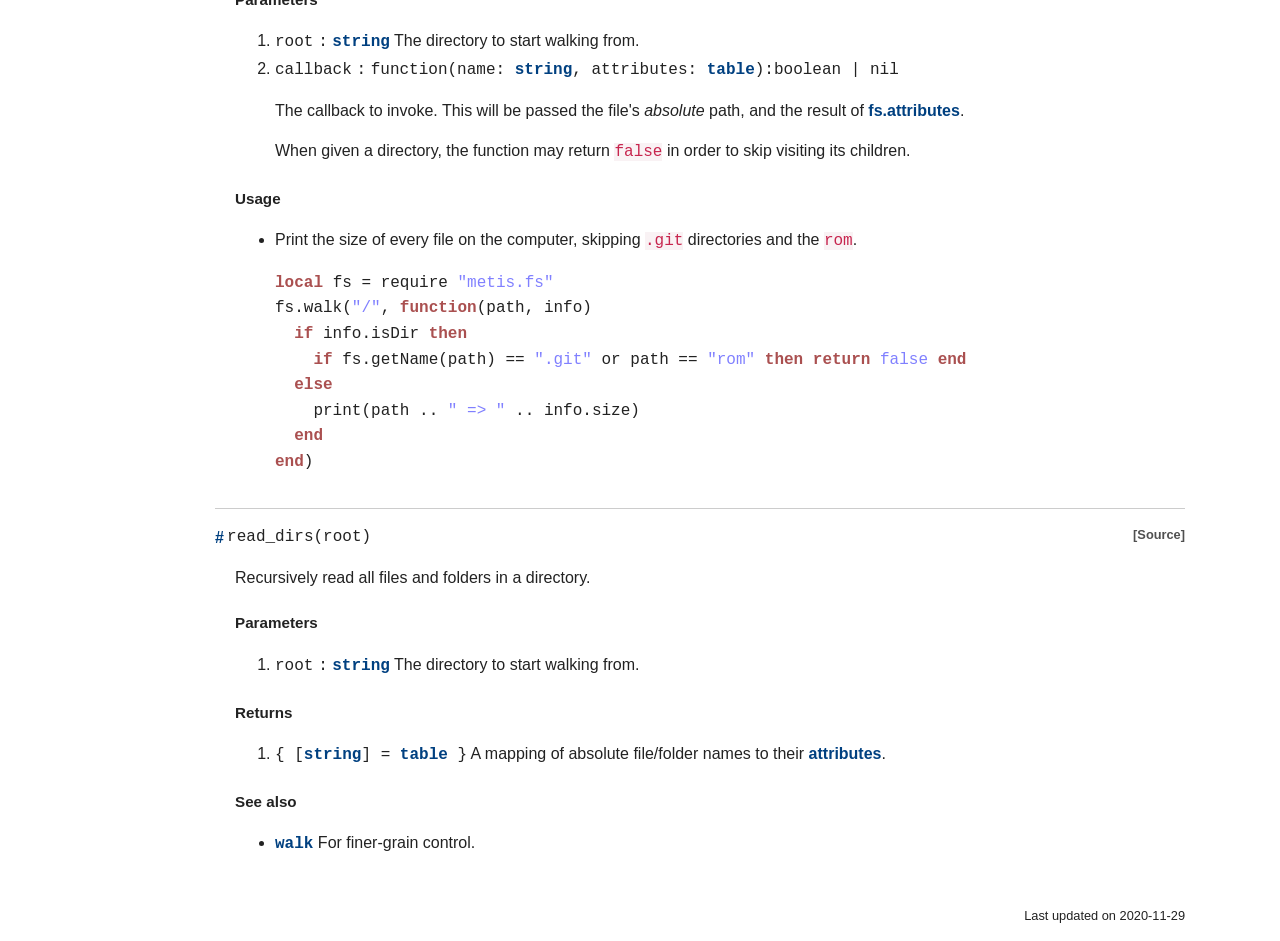
<file: module/metis.fs.html>
<!DOCTYPE html><html><head><meta charset="UTF-8" /><meta name="viewport" content="width=device-width, initial-scale=1.0" /><title>metis.fs</title><link rel="stylesheet" href="../main.css?v=956402e4" type="text/css" /></head><body><nav><button class="nav-reveal" type="button">&#9776;</button><h1><a href=".././">metis</a></h1><div class="nav-links"><h2>Contents</h2><ul><li><a href="#v:read_file">read_file</a></li><li><a href="#v:write_file">write_file</a></li><li><a href="#v:walk">walk</a></li><li><a href="#v:read_dirs">read_dirs</a></li></ul><h2>Modules</h2><ul><li><a href="metis.argparse.html">metis.argparse</a></li><li><a href="metis.async.html">metis.async</a></li><li><a href="metis.crypto.sha1.html">metis.crypto.sha1</a></li><li><strong>metis.fs</strong></li><li><a href="metis.input.keybinding.html">metis.input.keybinding</a></li><li><a href="metis.input.readline.html">metis.input.readline</a></li><li><a href="metis.math.html">metis.math</a></li><li><a href="metis.string.html">metis.string</a></li><li><a href="metis.string.fuzzy.html">metis.string.fuzzy</a></li><li><a href="metis.timer.html">metis.timer</a></li></ul></div></nav><div id="main"><section id="content"><h1><code>metis.fs</code></h1><p>Extends the CC&#39;s <a href='https://tweaked.cc/module/fs.html'>fs</a> library with additional utility functions.</p>
<p>This module re-exports any function defined in <a href='https://tweaked.cc/module/fs.html'>fs</a>, and so may shadow the <a href='https://tweaked.cc/module/fs.html'>fs</a>
global.</p>
<pre class="highlight highlight-lua" data-lua-kind="stmt"><span class="keyword">local</span> <a title="Extends the CC&#39;s fs library with additional utility functions." href="metis.fs.html"><span class="ident">fs</span> </a><span class="symbol">=</span> <span class="ident">require</span> <span class="string">"metis.fs"</span>
<span class="ident">print</span><span class="symbol">(</span><a title="Extends the CC&#39;s fs library with additional utility functions." href="metis.fs.html"><span class="ident">fs</span></a><span class="symbol">.</span><span class="symbol">exists</span><span class="symbol">(</span><span class="string">"rom"</span><span class="symbol">)</span><span class="symbol">)</span><span class="symbol"></span></pre>

<table class="definition-list"><tr><th class="definition-name"><a href="#v:read_file">read_file(filename[, binary])</a></th><td>Read a file into a string.</td></tr><tr><th class="definition-name"><a href="#v:write_file">write_file(filename, contents[, binary])</a></th><td>Write a file to a string.</td></tr><tr><th class="definition-name"><a href="#v:walk">walk(root, callback)</a></th><td>Walk a directory tree recursively, invoking a callback for every path found.</td></tr><tr><th class="definition-name"><a href="#v:read_dirs">read_dirs(root)</a></th><td>Recursively read all files and folders in a directory.</td></tr></table><dl class="definition"><dt><a name="v:read_file" href="#v:read_file"></a><span class="definition-name">read_file(filename[, binary])</span><a href="https://github.com/SquidDev-CC/metis/blob/8ae2034c0d17a67bcc8b307ca3e042feb62c5938/src/metis/fs.lua#L29" class="source-link">Source</a></dt><dd><p>Read a file into a string.</p>
<h3>Parameters</h3><ol class="parameter-list"><li><span class="parameter">filename</span> <span class="type"><a href="https://www.lua.org/manual/5.1/manual.html#5.4" class="reference reference-code">string</a></span> The file to read.</li><li><span class="parameter">binary<span class="optional" title="This argument is optional">?</span></span> <span class="type"><span class="reference reference-code">boolean</span></span> Whether to read this as a binary file.</li></ol><h3>Returns</h3><ol class="return-list"><li><span class="type"><a href="https://www.lua.org/manual/5.1/manual.html#5.4" class="reference reference-code">string</a></span> The contents of the file.</li></ol><h4>Or</h4><ol class="return-list"><li><span class="type">nil</span> If the file could not be read.</li><li><span class="type"><a href="https://www.lua.org/manual/5.1/manual.html#5.4" class="reference reference-code">string</a></span> The error which occurred when reading.</li></ol><h3>Usage</h3><ul><li><p>Read from <code>example.txt</code>.</p>
<pre class="highlight highlight-lua" data-lua-kind="stmt"><span class="keyword">local</span> <a title="Extends the CC&#39;s fs library with additional utility functions." href="metis.fs.html"><span class="ident">fs</span> </a><span class="symbol">=</span> <span class="ident">require</span> <span class="string">"metis.fs"</span>
<span class="ident">print</span><span class="symbol">(</span><a title="Read a file into a string." href="metis.fs.html#v:read_file"><span class="ident">fs</span><span class="symbol">.</span><span class="symbol">read_file</span></a><span class="symbol">(</span><span class="string">"example.txt"</span><span class="symbol">)</span><span class="symbol">)</span><span class="symbol"></span></pre></li></ul></dd><dt><a name="v:write_file" href="#v:write_file"></a><span class="definition-name">write_file(filename, contents[, binary])</span><a href="https://github.com/SquidDev-CC/metis/blob/8ae2034c0d17a67bcc8b307ca3e042feb62c5938/src/metis/fs.lua#L53" class="source-link">Source</a></dt><dd><p>Write a file to a string.</p>
<h3>Parameters</h3><ol class="parameter-list"><li><span class="parameter">filename</span> <span class="type"><a href="https://www.lua.org/manual/5.1/manual.html#5.4" class="reference reference-code">string</a></span> The file to read.</li><li><span class="parameter">contents</span> <span class="type"><a href="https://www.lua.org/manual/5.1/manual.html#5.4" class="reference reference-code">string</a></span> The contents of the file.</li><li><span class="parameter">binary<span class="optional" title="This argument is optional">?</span></span> <span class="type"><span class="reference reference-code">boolean</span></span> Whether to write this as a binary file.</li></ol><h3>Throws</h3><ul><li><p>If the file could not be written to.</p>
</li></ul><h3>Usage</h3><ul><li><p>Write to <code>example.txt</code>.</p>
<pre class="highlight highlight-lua" data-lua-kind="stmt"><span class="keyword">local</span> <a title="Extends the CC&#39;s fs library with additional utility functions." href="metis.fs.html"><span class="ident">fs</span> </a><span class="symbol">=</span> <span class="ident">require</span> <span class="string">"metis.fs"</span>
<a title="Write a file to a string." href="metis.fs.html#v:write_file"><span class="ident">fs</span><span class="symbol">.</span><span class="symbol">write_file</span></a><span class="symbol">(</span><span class="string">"example.txt"</span><span class="symbol">,</span> <span class="string">"Hello, world!"</span><span class="symbol">)</span><span class="symbol"></span></pre></li></ul></dd><dt><a name="v:walk" href="#v:walk"></a><span class="definition-name">walk(root, callback)</span><a href="https://github.com/SquidDev-CC/metis/blob/8ae2034c0d17a67bcc8b307ca3e042feb62c5938/src/metis/fs.lua#L88" class="source-link">Source</a></dt><dd><p>Walk a directory tree recursively, invoking a callback for every path found.</p>
<h3>Parameters</h3><ol class="parameter-list"><li><span class="parameter">root</span> <span class="type"><a href="https://www.lua.org/manual/5.1/manual.html#5.4" class="reference reference-code">string</a></span> The directory to start walking from.</li><li><span class="parameter">callback</span> <span class="type">function(name: <a href="https://www.lua.org/manual/5.1/manual.html#5.4" class="reference reference-code">string</a>, attributes: <a href="https://www.lua.org/manual/5.1/manual.html#5.5" class="reference reference-code">table</a>):<span class="reference reference-code">boolean</span> | nil</span> <p>The
callback to invoke. This will be passed the file&#39;s <em>absolute</em> path, and the
result of <a href='https://tweaked.cc/module/fs.html#v:attributes'>fs.attributes</a>.</p>
<p>When given a directory, the function may return <code>false</code> in order to skip
visiting its children.</p>
</li></ol><h3>Usage</h3><ul><li><p>Print the size of every file on the computer, skipping <code>.git</code> directories
and the <code>rom</code>.</p>
<pre class="highlight highlight-lua" data-lua-kind="stmt"><span class="keyword">local</span> <a title="Extends the CC&#39;s fs library with additional utility functions." href="metis.fs.html"><span class="ident">fs</span> </a><span class="symbol">=</span> <span class="ident">require</span> <span class="string">"metis.fs"</span>
<a title="Walk a directory tree recursively, invoking a callback for every path found." href="metis.fs.html#v:walk"><span class="ident">fs</span><span class="symbol">.</span><span class="symbol">walk</span></a><span class="symbol">(</span><span class="string">"/"</span><span class="symbol">,</span> <span class="keyword">function</span><span class="symbol">(</span><span class="ident">path</span><span class="symbol">,</span> <span class="ident">info</span><span class="symbol">)</span>
  <span class="keyword">if</span> <span class="ident">info</span><span class="symbol">.</span><span class="symbol">isDir</span> <span class="keyword">then</span>
    <span class="keyword">if</span> <a title="Extends the CC&#39;s fs library with additional utility functions." href="metis.fs.html"><span class="ident">fs</span></a><span class="symbol">.</span><span class="symbol">getName</span><span class="symbol">(</span><span class="ident">path</span><span class="symbol">)</span> <span class="symbol">==</span> <span class="string">".git"</span> <span class="operator-kw">or</span> <span class="ident">path</span> <span class="symbol">==</span> <span class="string">"rom"</span> <span class="keyword">then</span> <span class="keyword">return</span> <span class="literal-kw">false</span> <span class="keyword">end</span>
  <span class="keyword">else</span>
    <span class="ident">print</span><span class="symbol">(</span><span class="ident">path</span> <span class="symbol">..</span> <span class="string">" => "</span> <span class="symbol">..</span> <span class="ident">info</span><span class="symbol">.</span><span class="symbol">size</span><span class="symbol">)</span>
  <span class="keyword">end</span>
<span class="keyword">end</span><span class="symbol">)</span><span class="symbol"></span></pre></li></ul></dd><dt><a name="v:read_dirs" href="#v:read_dirs"></a><span class="definition-name">read_dirs(root)</span><a href="https://github.com/SquidDev-CC/metis/blob/8ae2034c0d17a67bcc8b307ca3e042feb62c5938/src/metis/fs.lua#L115" class="source-link">Source</a></dt><dd><p>Recursively read all files and folders in a directory.</p>
<h3>Parameters</h3><ol class="parameter-list"><li><span class="parameter">root</span> <span class="type"><a href="https://www.lua.org/manual/5.1/manual.html#5.4" class="reference reference-code">string</a></span> The directory to start walking from.</li></ol><h3>Returns</h3><ol class="return-list"><li><span class="type">{ [<a href="https://www.lua.org/manual/5.1/manual.html#5.4" class="reference reference-code">string</a>] = <a href="https://www.lua.org/manual/5.1/manual.html#5.5" class="reference reference-code">table</a> }</span> A mapping of absolute file/folder names to their
<a href='https://tweaked.cc/module/fs.html#v:attributes'>attributes</a>.</li></ol><h3>See also</h3><ul><li><strong><a href="metis.fs.html#v:walk" class="reference reference-code">walk</a></strong> For finer-grain control.</li></ul></dd></dl></section><footer>Last updated on 2020-11-29</footer></div><script src="../main.js?v=beb099d5" type="text/javascript" defer=""></script></body></html>
</file>
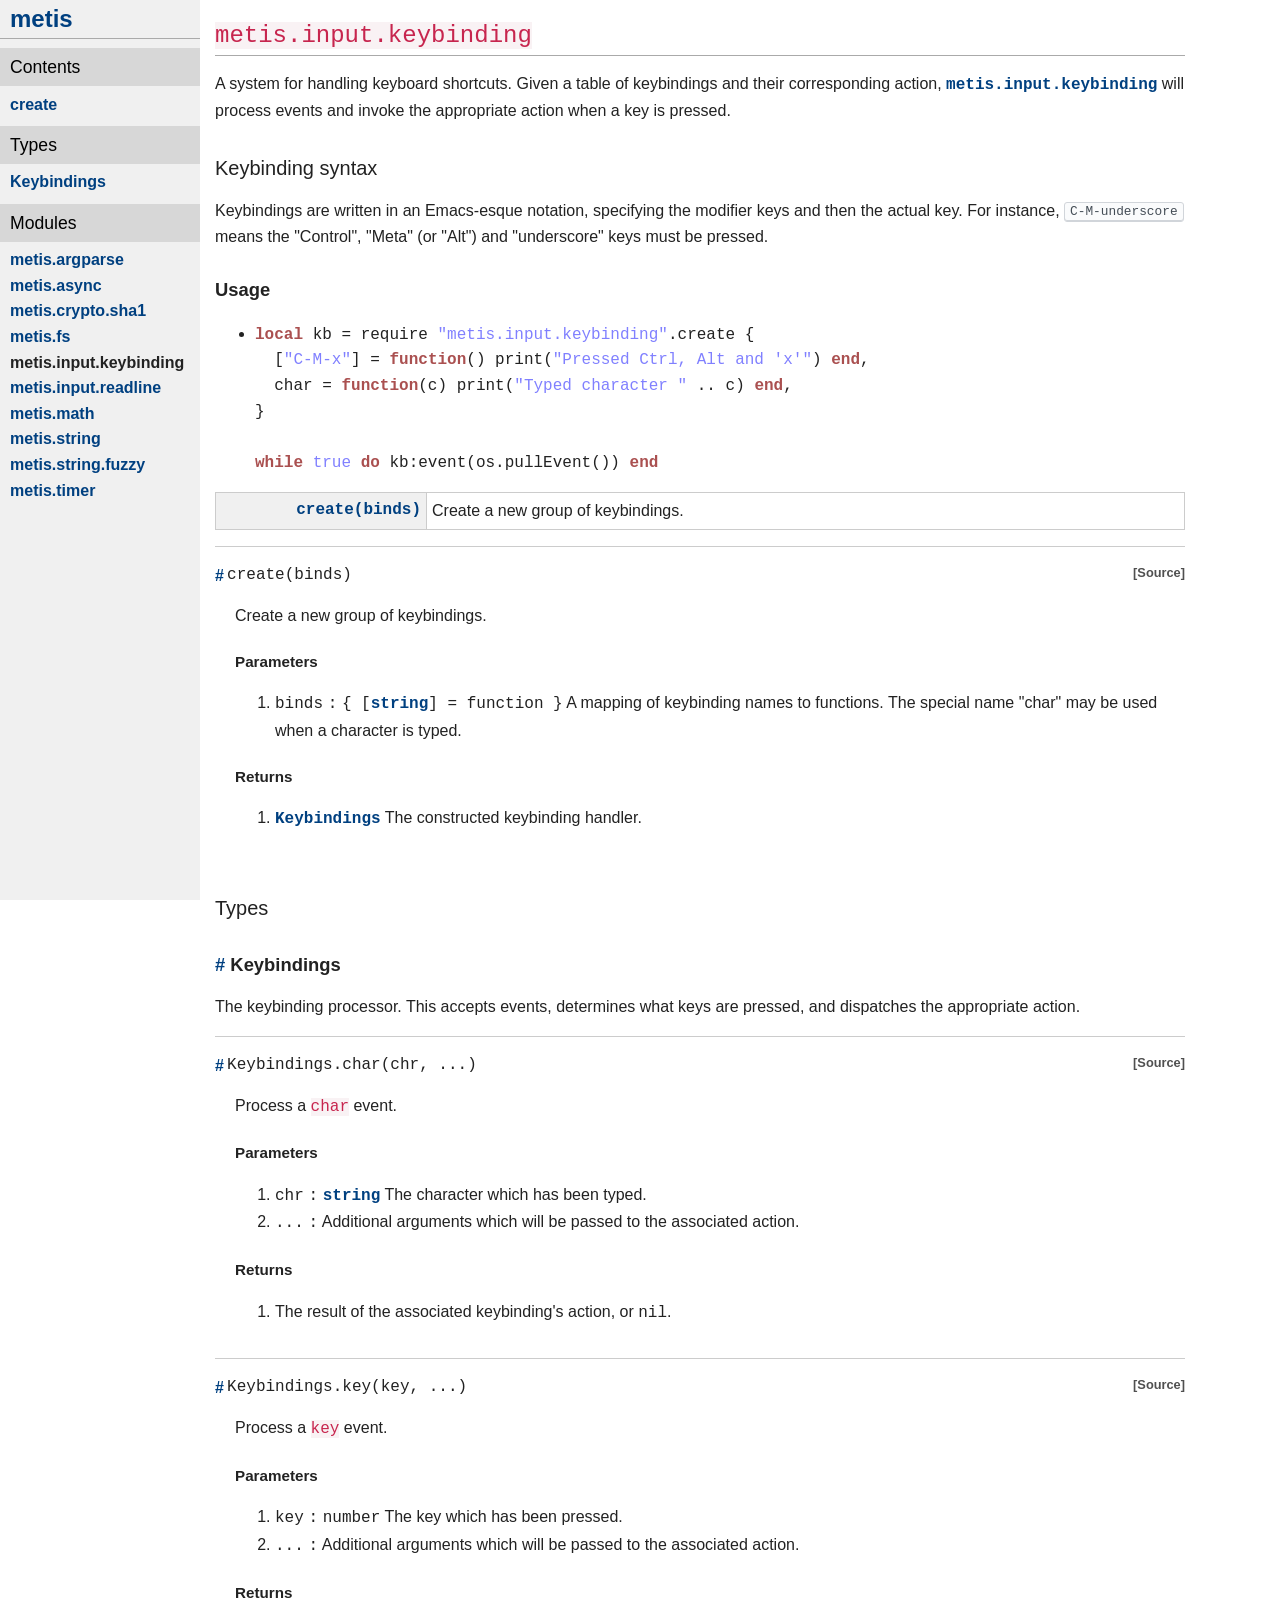
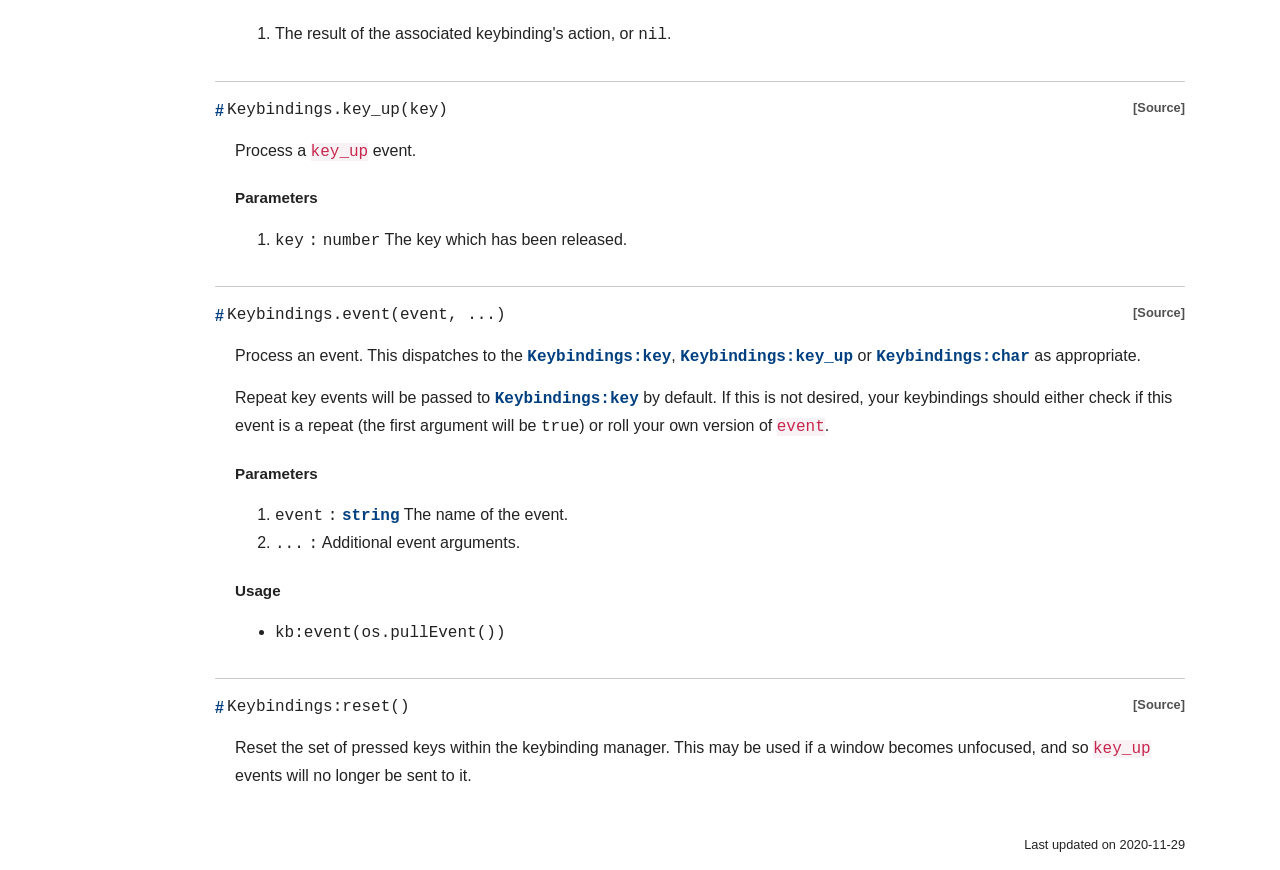
<file: module/metis.input.keybinding.html>
<!DOCTYPE html><html><head><meta charset="UTF-8" /><meta name="viewport" content="width=device-width, initial-scale=1.0" /><title>metis.input.keybinding</title><link rel="stylesheet" href="../main.css?v=956402e4" type="text/css" /></head><body><nav><button class="nav-reveal" type="button">&#9776;</button><h1><a href=".././">metis</a></h1><div class="nav-links"><h2>Contents</h2><ul><li><a href="#v:create">create</a></li></ul><h2>Types</h2><ul><li><a href="#ty:Keybindings">Keybindings</a></li></ul><h2>Modules</h2><ul><li><a href="metis.argparse.html">metis.argparse</a></li><li><a href="metis.async.html">metis.async</a></li><li><a href="metis.crypto.sha1.html">metis.crypto.sha1</a></li><li><a href="metis.fs.html">metis.fs</a></li><li><strong>metis.input.keybinding</strong></li><li><a href="metis.input.readline.html">metis.input.readline</a></li><li><a href="metis.math.html">metis.math</a></li><li><a href="metis.string.html">metis.string</a></li><li><a href="metis.string.fuzzy.html">metis.string.fuzzy</a></li><li><a href="metis.timer.html">metis.timer</a></li></ul></div></nav><div id="main"><section id="content"><h1><code>metis.input.keybinding</code></h1><p>A system for handling keyboard shortcuts. Given a table of keybindings and
their corresponding action, <a href='metis.input.keybinding.html' class='reference reference-code'>metis.input.keybinding</a> will process events and
invoke the appropriate action when a key is pressed.</p>
<h2 id="Keybinding-syntax">Keybinding syntax</h2><p>Keybindings are written in an Emacs-esque notation, specifying the modifier keys
and then the actual key. For instance, <kbd>C-M-underscore</kbd> means the
 &quot;Control&quot;, &quot;Meta&quot; (or &quot;Alt&quot;) and &quot;underscore&quot; keys must be pressed.</p>
<h3>Usage</h3><ul><li><pre class="highlight highlight-lua" data-lua-kind="stmt"><span class="keyword">local</span> <span class="ident">kb</span> <span class="symbol">=</span> <a title="Create a new group of keybindings." href="metis.input.keybinding.html#v:create"><span class="ident">require</span> <span class="string">"metis.input.keybinding"</span><span class="symbol">.</span><span class="symbol">create</span> </a><span class="symbol">{</span>
  <span class="symbol">[</span><span class="string">"C-M-x"</span><span class="symbol">]</span> <span class="symbol">=</span> <span class="keyword">function</span><span class="symbol">(</span><span class="symbol">)</span> <span class="ident">print</span><span class="symbol">(</span><span class="string">"Pressed Ctrl, Alt and 'x'"</span><span class="symbol">)</span> <span class="keyword">end</span><span class="symbol">,</span>
  <span class="ident">char</span> <span class="symbol">=</span> <span class="keyword">function</span><span class="symbol">(</span><span class="ident">c</span><span class="symbol">)</span> <span class="ident">print</span><span class="symbol">(</span><span class="string">"Typed character "</span> <span class="symbol">..</span> <span class="ident">c</span><span class="symbol">)</span> <span class="keyword">end</span><span class="symbol">,</span>
<span class="symbol">}</span>

<span class="keyword">while</span> <span class="literal-kw">true</span> <span class="keyword">do</span> <span class="ident">kb</span><span class="symbol">:</span><span class="symbol">event</span><span class="symbol">(</span><span class="ident">os</span><span class="symbol">.</span><span class="symbol">pullEvent</span><span class="symbol">(</span><span class="symbol">)</span><span class="symbol">)</span> <span class="keyword">end</span><span class="symbol"></span></pre></li></ul><table class="definition-list"><tr><th class="definition-name"><a href="#v:create">create(binds)</a></th><td>Create a new group of keybindings.</td></tr></table><dl class="definition"><dt><a name="v:create" href="#v:create"></a><span class="definition-name">create(binds)</span><a href="https://github.com/SquidDev-CC/metis/blob/8ae2034c0d17a67bcc8b307ca3e042feb62c5938/src/metis/input/keybinding.lua#L146" class="source-link">Source</a></dt><dd><p>Create a new group of keybindings.</p>
<h3>Parameters</h3><ol class="parameter-list"><li><span class="parameter">binds</span> <span class="type">{ [<a href="https://www.lua.org/manual/5.1/manual.html#5.4" class="reference reference-code">string</a>] = <span class="reference reference-code">function</span> }</span> A mapping of keybinding names to
functions. The special name &quot;char&quot; may be used when a character is typed.</li></ol><h3>Returns</h3><ol class="return-list"><li><span class="type"><a href="metis.input.keybinding.html#ty:Keybindings" class="reference reference-code">Keybindings</a></span> The constructed keybinding handler.</li></ol></dd></dl><h2>Types</h2><h3><a name="ty:Keybindings" href="#ty:Keybindings"></a> <span>Keybindings</span></h3><p>The keybinding processor. This accepts events, determines what keys are
pressed, and dispatches the appropriate action.</p>
<dl class="definition"><dt><a name="ty:Keybindings:char" href="#ty:Keybindings:char"></a><span class="definition-name">Keybindings.char(chr, ...)</span><a href="https://github.com/SquidDev-CC/metis/blob/8ae2034c0d17a67bcc8b307ca3e042feb62c5938/src/metis/input/keybinding.lua#L77" class="source-link">Source</a></dt><dd><p>Process a <code>char</code> event.</p>
<h3>Parameters</h3><ol class="parameter-list"><li><span class="parameter">chr</span> <span class="type"><a href="https://www.lua.org/manual/5.1/manual.html#5.4" class="reference reference-code">string</a></span> The character which has been typed.</li><li><span class="parameter">...</span>  Additional arguments which will be passed to the associated action.</li></ol><h3>Returns</h3><ol class="return-list"><li> The result of the associated keybinding&#39;s action, or <span class='reference reference-code'>nil</span>.</li></ol></dd><dt><a name="ty:Keybindings:key" href="#ty:Keybindings:key"></a><span class="definition-name">Keybindings.key(key, ...)</span><a href="https://github.com/SquidDev-CC/metis/blob/8ae2034c0d17a67bcc8b307ca3e042feb62c5938/src/metis/input/keybinding.lua#L93" class="source-link">Source</a></dt><dd><p>Process a <code>key</code> event.</p>
<h3>Parameters</h3><ol class="parameter-list"><li><span class="parameter">key</span> <span class="type"><span class="reference reference-code">number</span></span> The key which has been pressed.</li><li><span class="parameter">...</span>  Additional arguments which will be passed to the associated action.</li></ol><h3>Returns</h3><ol class="return-list"><li> The result of the associated keybinding&#39;s action, or <span class='reference reference-code'>nil</span>.</li></ol></dd><dt><a name="ty:Keybindings:key_up" href="#ty:Keybindings:key_up"></a><span class="definition-name">Keybindings.key_up(key)</span><a href="https://github.com/SquidDev-CC/metis/blob/8ae2034c0d17a67bcc8b307ca3e042feb62c5938/src/metis/input/keybinding.lua#L106" class="source-link">Source</a></dt><dd><p>Process a <code>key_up</code> event.</p>
<h3>Parameters</h3><ol class="parameter-list"><li><span class="parameter">key</span> <span class="type"><span class="reference reference-code">number</span></span> The key which has been released.</li></ol></dd><dt><a name="ty:Keybindings:event" href="#ty:Keybindings:event"></a><span class="definition-name">Keybindings.event(event, ...)</span><a href="https://github.com/SquidDev-CC/metis/blob/8ae2034c0d17a67bcc8b307ca3e042feb62c5938/src/metis/input/keybinding.lua#L123" class="source-link">Source</a></dt><dd><p>Process an event. This dispatches to the <a href='metis.input.keybinding.html#ty:Keybindings:key' class='reference reference-code'>Keybindings:key</a>,
<a href='metis.input.keybinding.html#ty:Keybindings:key_up' class='reference reference-code'>Keybindings:key_up</a> or <a href='metis.input.keybinding.html#ty:Keybindings:char' class='reference reference-code'>Keybindings:char</a> as appropriate.</p>
<p>Repeat key events will be passed to <a href='metis.input.keybinding.html#ty:Keybindings:key' class='reference reference-code'>Keybindings:key</a> by default. If this is
not desired, your keybindings should either check if this event is a repeat
(the first argument will be <span class='reference reference-code'>true</span>) or roll your own version of <code>event</code>.</p>
<h3>Parameters</h3><ol class="parameter-list"><li><span class="parameter">event</span> <span class="type"><a href="https://www.lua.org/manual/5.1/manual.html#5.4" class="reference reference-code">string</a></span> The name of the event.</li><li><span class="parameter">...</span>  Additional event arguments.</li></ol><h3>Usage</h3><ul><li><pre class="highlight highlight-lua" data-lua-kind="expr"><span class="ident">kb</span><span class="symbol">:</span><span class="symbol">event</span><span class="symbol">(</span><span class="ident">os</span><span class="symbol">.</span><span class="symbol">pullEvent</span><span class="symbol">(</span><span class="symbol">)</span><span class="symbol">)</span><span class="symbol"></span></pre></li></ul></dd><dt><a name="ty:Keybindings:reset" href="#ty:Keybindings:reset"></a><span class="definition-name">Keybindings:reset()</span><a href="https://github.com/SquidDev-CC/metis/blob/8ae2034c0d17a67bcc8b307ca3e042feb62c5938/src/metis/input/keybinding.lua#L136" class="source-link">Source</a></dt><dd><p>Reset the set of pressed keys within the keybinding manager. This may be
used if a window becomes unfocused, and so <code>key_up</code> events will no longer be
sent to it.</p>
</dd></dl></section><footer>Last updated on 2020-11-29</footer></div><script src="../main.js?v=beb099d5" type="text/javascript" defer=""></script></body></html>
</file>
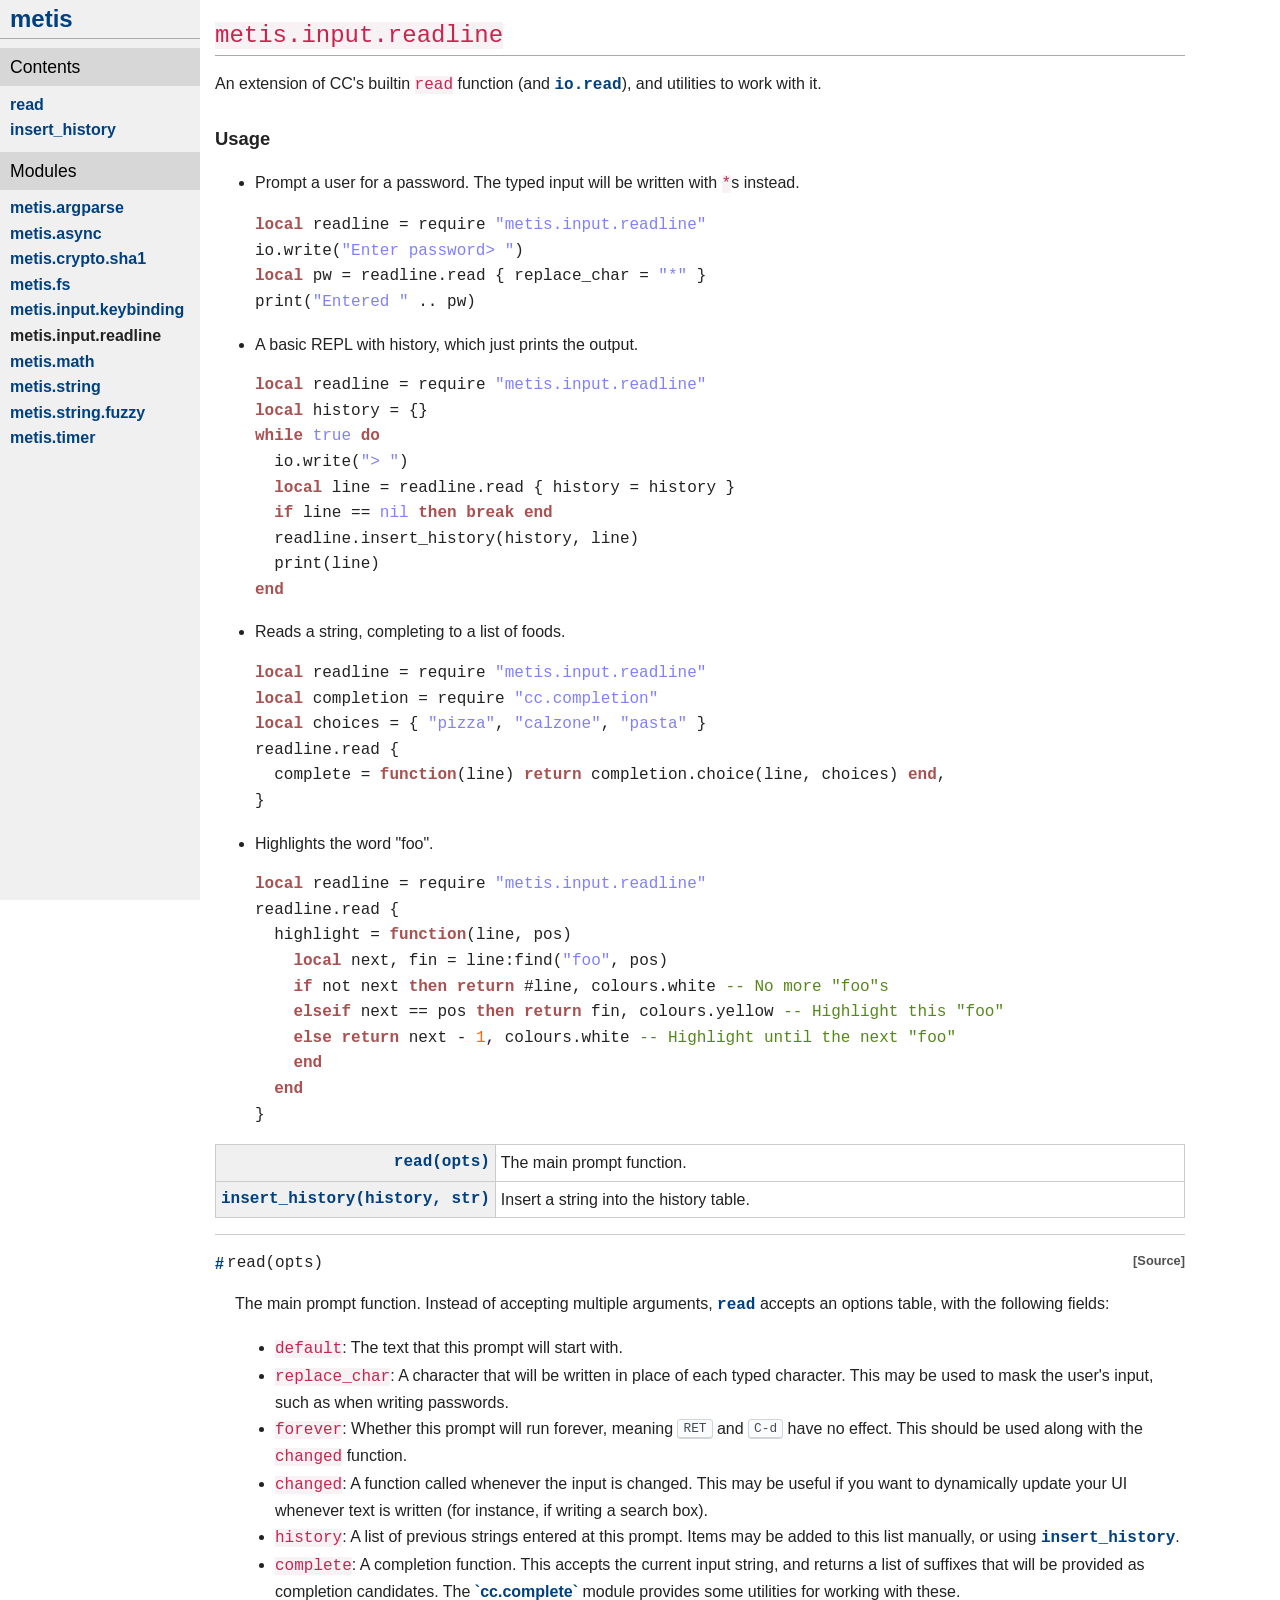
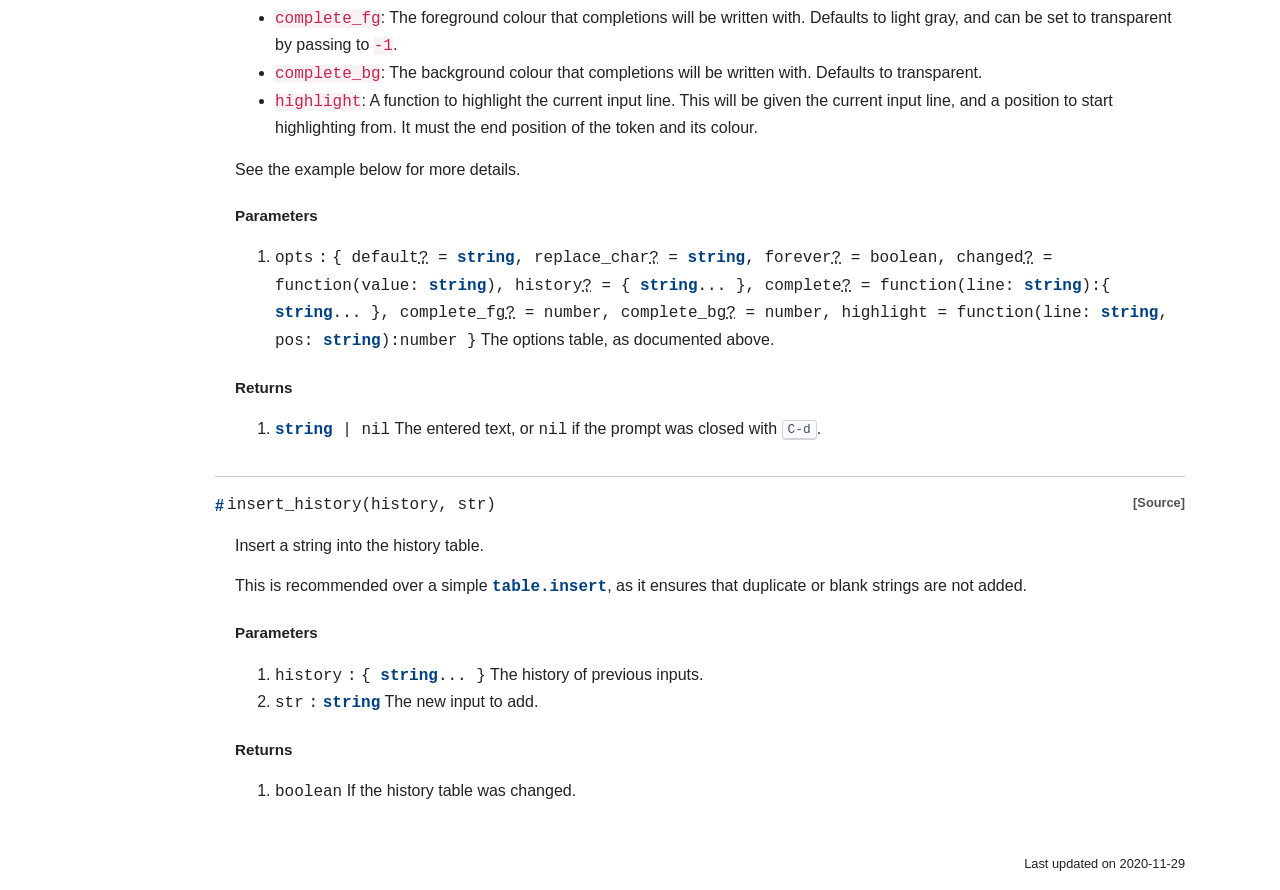
<file: module/metis.input.readline.html>
<!DOCTYPE html><html><head><meta charset="UTF-8" /><meta name="viewport" content="width=device-width, initial-scale=1.0" /><title>metis.input.readline</title><link rel="stylesheet" href="../main.css?v=956402e4" type="text/css" /></head><body><nav><button class="nav-reveal" type="button">&#9776;</button><h1><a href=".././">metis</a></h1><div class="nav-links"><h2>Contents</h2><ul><li><a href="#v:read">read</a></li><li><a href="#v:insert_history">insert_history</a></li></ul><h2>Modules</h2><ul><li><a href="metis.argparse.html">metis.argparse</a></li><li><a href="metis.async.html">metis.async</a></li><li><a href="metis.crypto.sha1.html">metis.crypto.sha1</a></li><li><a href="metis.fs.html">metis.fs</a></li><li><a href="metis.input.keybinding.html">metis.input.keybinding</a></li><li><strong>metis.input.readline</strong></li><li><a href="metis.math.html">metis.math</a></li><li><a href="metis.string.html">metis.string</a></li><li><a href="metis.string.fuzzy.html">metis.string.fuzzy</a></li><li><a href="metis.timer.html">metis.timer</a></li></ul></div></nav><div id="main"><section id="content"><h1><code>metis.input.readline</code></h1><p>An extension of CC&#39;s builtin <code>read</code> function (and <a href='https://www.lua.org/manual/5.1/manual.html#pdf-io.read' class='reference reference-code'>io.read</a>), and
utilities to work with it.</p>
<h3>Usage</h3><ul><li><p>Prompt a user for a password. The typed input will be written with <code>*</code>s
instead.</p>
<pre class="highlight highlight-lua" data-lua-kind="stmt"><span class="keyword">local</span> <a title="An extension of CC&#39;s builtin read function (and io.read), and utilities to work with it." href="metis.input.readline.html"><span class="ident">readline</span> </a><span class="symbol">=</span> <span class="ident">require</span> <span class="string">"metis.input.readline"</span>
<span class="ident">io</span><span class="symbol">.</span><span class="symbol">write</span><span class="symbol">(</span><span class="string">"Enter password> "</span><span class="symbol">)</span>
<span class="keyword">local</span> <span class="ident">pw</span> <span class="symbol">=</span> <a title="The main prompt function." href="metis.input.readline.html#v:read"><span class="ident">readline</span><span class="symbol">.</span><span class="symbol">read</span> </a><span class="symbol">{</span> <span class="ident">replace_char</span> <span class="symbol">=</span> <span class="string">"*"</span> <span class="symbol">}</span>
<span class="ident">print</span><span class="symbol">(</span><span class="string">"Entered "</span> <span class="symbol">..</span> <span class="ident">pw</span><span class="symbol">)</span><span class="symbol"></span></pre></li><li><p>A basic REPL with history, which just prints the output.</p>
<pre class="highlight highlight-lua" data-lua-kind="stmt"><span class="keyword">local</span> <a title="An extension of CC&#39;s builtin read function (and io.read), and utilities to work with it." href="metis.input.readline.html"><span class="ident">readline</span> </a><span class="symbol">=</span> <span class="ident">require</span> <span class="string">"metis.input.readline"</span>
<span class="keyword">local</span> <span class="ident">history</span> <span class="symbol">=</span> <span class="symbol">{</span><span class="symbol">}</span>
<span class="keyword">while</span> <span class="literal-kw">true</span> <span class="keyword">do</span>
  <span class="ident">io</span><span class="symbol">.</span><span class="symbol">write</span><span class="symbol">(</span><span class="string">"> "</span><span class="symbol">)</span>
  <span class="keyword">local</span> <span class="ident">line</span> <span class="symbol">=</span> <a title="The main prompt function." href="metis.input.readline.html#v:read"><span class="ident">readline</span><span class="symbol">.</span><span class="symbol">read</span> </a><span class="symbol">{</span> <span class="ident">history</span> <span class="symbol">=</span> <span class="ident">history</span> <span class="symbol">}</span>
  <span class="keyword">if</span> <span class="ident">line</span> <span class="symbol">==</span> <span class="literal-kw">nil</span> <span class="keyword">then</span> <span class="keyword">break</span> <span class="keyword">end</span>
<a title="Insert a string into the history table." href="metis.input.readline.html#v:insert_history">  <span class="ident">readline</span><span class="symbol">.</span><span class="symbol">insert_history</span></a><span class="symbol">(</span><span class="ident">history</span><span class="symbol">,</span> <span class="ident">line</span><span class="symbol">)</span>
  <span class="ident">print</span><span class="symbol">(</span><span class="ident">line</span><span class="symbol">)</span>
<span class="keyword">end</span><span class="symbol"></span></pre></li><li><p>Reads a string, completing to a list of foods.</p>
<pre class="highlight highlight-lua" data-lua-kind="stmt"><span class="keyword">local</span> <a title="An extension of CC&#39;s builtin read function (and io.read), and utilities to work with it." href="metis.input.readline.html"><span class="ident">readline</span> </a><span class="symbol">=</span> <span class="ident">require</span> <span class="string">"metis.input.readline"</span>
<span class="keyword">local</span> <span class="ident">completion</span> <span class="symbol">=</span> <span class="ident">require</span> <span class="string">"cc.completion"</span>
<span class="keyword">local</span> <span class="ident">choices</span> <span class="symbol">=</span> <span class="symbol">{</span> <span class="string">"pizza"</span><span class="symbol">,</span> <span class="string">"calzone"</span><span class="symbol">,</span> <span class="string">"pasta"</span> <span class="symbol">}</span>
<a title="The main prompt function." href="metis.input.readline.html#v:read"><span class="ident">readline</span><span class="symbol">.</span><span class="symbol">read</span> </a><span class="symbol">{</span>
  <span class="ident">complete</span> <span class="symbol">=</span> <span class="keyword">function</span><span class="symbol">(</span><span class="ident">line</span><span class="symbol">)</span> <span class="keyword">return</span> <span class="ident">completion</span><span class="symbol">.</span><span class="symbol">choice</span><span class="symbol">(</span><span class="ident">line</span><span class="symbol">,</span> <span class="ident">choices</span><span class="symbol">)</span> <span class="keyword">end</span><span class="symbol">,</span>
<span class="symbol">}</span><span class="symbol"></span></pre></li><li><p>Highlights the word &quot;foo&quot;.</p>
<pre class="highlight highlight-lua" data-lua-kind="stmt"><span class="keyword">local</span> <a title="An extension of CC&#39;s builtin read function (and io.read), and utilities to work with it." href="metis.input.readline.html"><span class="ident">readline</span> </a><span class="symbol">=</span> <span class="ident">require</span> <span class="string">"metis.input.readline"</span>
<a title="The main prompt function." href="metis.input.readline.html#v:read"><span class="ident">readline</span><span class="symbol">.</span><span class="symbol">read</span> </a><span class="symbol">{</span>
  <span class="ident">highlight</span> <span class="symbol">=</span> <span class="keyword">function</span><span class="symbol">(</span><span class="ident">line</span><span class="symbol">,</span> <span class="ident">pos</span><span class="symbol">)</span>
    <span class="keyword">local</span> <span class="ident">next</span><span class="symbol">,</span> <span class="ident">fin</span> <span class="symbol">=</span> <span class="ident">line</span><span class="symbol">:</span><span class="symbol">find</span><span class="symbol">(</span><span class="string">"foo"</span><span class="symbol">,</span> <span class="ident">pos</span><span class="symbol">)</span>
    <span class="keyword">if</span> <span class="operator-kw">not</span> <span class="ident">next</span> <span class="keyword">then</span> <span class="keyword">return</span> <span class="symbol">#</span><span class="ident">line</span><span class="symbol">,</span> <span class="ident">colours</span><span class="symbol">.</span><span class="symbol">white</span> <span class="comment">-- No more "foo"s</span>
    <span class="keyword">elseif</span> <span class="ident">next</span> <span class="symbol">==</span> <span class="ident">pos</span> <span class="keyword">then</span> <span class="keyword">return</span> <span class="ident">fin</span><span class="symbol">,</span> <span class="ident">colours</span><span class="symbol">.</span><span class="symbol">yellow</span> <span class="comment">-- Highlight this "foo"</span>
    <span class="keyword">else</span> <span class="keyword">return</span> <span class="ident">next</span> <span class="symbol">-</span> <span class="number">1</span><span class="symbol">,</span> <span class="ident">colours</span><span class="symbol">.</span><span class="symbol">white</span> <span class="comment">-- Highlight until the next "foo"</span>
    <span class="keyword">end</span>
  <span class="keyword">end</span>
<span class="symbol">}</span><span class="symbol"></span></pre></li></ul><table class="definition-list"><tr><th class="definition-name"><a href="#v:read">read(opts)</a></th><td>The main prompt function.</td></tr><tr><th class="definition-name"><a href="#v:insert_history">insert_history(history, str)</a></th><td>Insert a string into the history table.</td></tr></table><dl class="definition"><dt><a name="v:read" href="#v:read"></a><span class="definition-name">read(opts)</span><a href="https://github.com/SquidDev-CC/metis/blob/8ae2034c0d17a67bcc8b307ca3e042feb62c5938/src/metis/input/readline.lua#L433" class="source-link">Source</a></dt><dd><p>The main prompt function. Instead of accepting multiple arguments,
<a href='metis.input.readline.html#v:read' class='reference reference-code'>read</a> accepts an options table, with the following fields:</p>
<ul><li><code>default</code>: The text that this prompt will start with.</li><li><code>replace_char</code>: A character that will be written in place of each typed
 character. This may be used to mask the user&#39;s input, such as when writing
 passwords.</li><li><code>forever</code>: Whether this prompt will run forever, meaning <kbd>RET</kbd> and
 <kbd>C-d</kbd> have no effect. This should be used along with the <code>changed</code>
 function.</li><li><code>changed</code>: A function called whenever the input is changed. This may be
 useful if you want to dynamically update your UI whenever text is written
 (for instance, if writing a search box).</li><li><code>history</code>: A list of previous strings entered at this prompt. Items may be
 added to this list manually, or using <a href='metis.input.readline.html#v:insert_history' class='reference reference-code'>insert_history</a>.</li><li><code>complete</code>: A completion function. This accepts the current input string,
 and returns a list of suffixes that will be provided as completion
 candidates. The <a href='https://tweaked.cc/module/cc.completion.html'>`cc.complete`</a> module provides some utilities
 for working with these.</li><li><code>complete_fg</code>: The foreground colour that completions will be written with.
 Defaults to light gray, and can be set to transparent by passing to <code>-1</code>.</li><li><code>complete_bg</code>: The background colour that completions will be written with.
 Defaults to transparent.</li><li><code>highlight</code>: A function to highlight the current input line. This will be
 given the current input line, and a position to start highlighting from. It
 must the end position of the token and its colour.</li></ul>

<p> See the example below for more details.</p>
<h3>Parameters</h3><ol class="parameter-list"><li><span class="parameter">opts</span> <span class="type">{ default<span class="optional" title="This field is optional">?</span> = <a href="https://www.lua.org/manual/5.1/manual.html#5.4" class="reference reference-code">string</a>, replace_char<span class="optional" title="This field is optional">?</span> = <a href="https://www.lua.org/manual/5.1/manual.html#5.4" class="reference reference-code">string</a>, forever<span class="optional" title="This field is optional">?</span> = <span class="reference reference-code">boolean</span>, changed<span class="optional" title="This field is optional">?</span> = function(value: <a href="https://www.lua.org/manual/5.1/manual.html#5.4" class="reference reference-code">string</a>), history<span class="optional" title="This field is optional">?</span> = { <a href="https://www.lua.org/manual/5.1/manual.html#5.4" class="reference reference-code">string</a>... }, complete<span class="optional" title="This field is optional">?</span> = function(line: <a href="https://www.lua.org/manual/5.1/manual.html#5.4" class="reference reference-code">string</a>):{ <a href="https://www.lua.org/manual/5.1/manual.html#5.4" class="reference reference-code">string</a>... }, complete_fg<span class="optional" title="This field is optional">?</span> = <span class="reference reference-code">number</span>, complete_bg<span class="optional" title="This field is optional">?</span> = <span class="reference reference-code">number</span>, highlight = function(line: <a href="https://www.lua.org/manual/5.1/manual.html#5.4" class="reference reference-code">string</a>, pos: <a href="https://www.lua.org/manual/5.1/manual.html#5.4" class="reference reference-code">string</a>):<span class="reference reference-code">number</span> }</span> The options table, as documented above.</li></ol><h3>Returns</h3><ol class="return-list"><li><span class="type"><a href="https://www.lua.org/manual/5.1/manual.html#5.4" class="reference reference-code">string</a> | nil</span> The entered text, or <span class='reference reference-code'>nil</span> if the prompt was closed with
<kbd>C-d</kbd>.</li></ol></dd><dt><a name="v:insert_history" href="#v:insert_history"></a><span class="definition-name">insert_history(history, str)</span><a href="https://github.com/SquidDev-CC/metis/blob/8ae2034c0d17a67bcc8b307ca3e042feb62c5938/src/metis/input/readline.lua#L488" class="source-link">Source</a></dt><dd><p>Insert a string into the history table.</p>
<p>This is recommended over a simple <a href='https://www.lua.org/manual/5.1/manual.html#pdf-table.insert' class='reference reference-code'>table.insert</a>, as it ensures that duplicate
or blank strings are not added.</p>
<h3>Parameters</h3><ol class="parameter-list"><li><span class="parameter">history</span> <span class="type">{ <a href="https://www.lua.org/manual/5.1/manual.html#5.4" class="reference reference-code">string</a>... }</span> The history of previous inputs.</li><li><span class="parameter">str</span> <span class="type"><a href="https://www.lua.org/manual/5.1/manual.html#5.4" class="reference reference-code">string</a></span> The new input to add.</li></ol><h3>Returns</h3><ol class="return-list"><li><span class="type"><span class="reference reference-code">boolean</span></span> If the history table was changed.</li></ol></dd></dl></section><footer>Last updated on 2020-11-29</footer></div><script src="../main.js?v=beb099d5" type="text/javascript" defer=""></script></body></html>
</file>
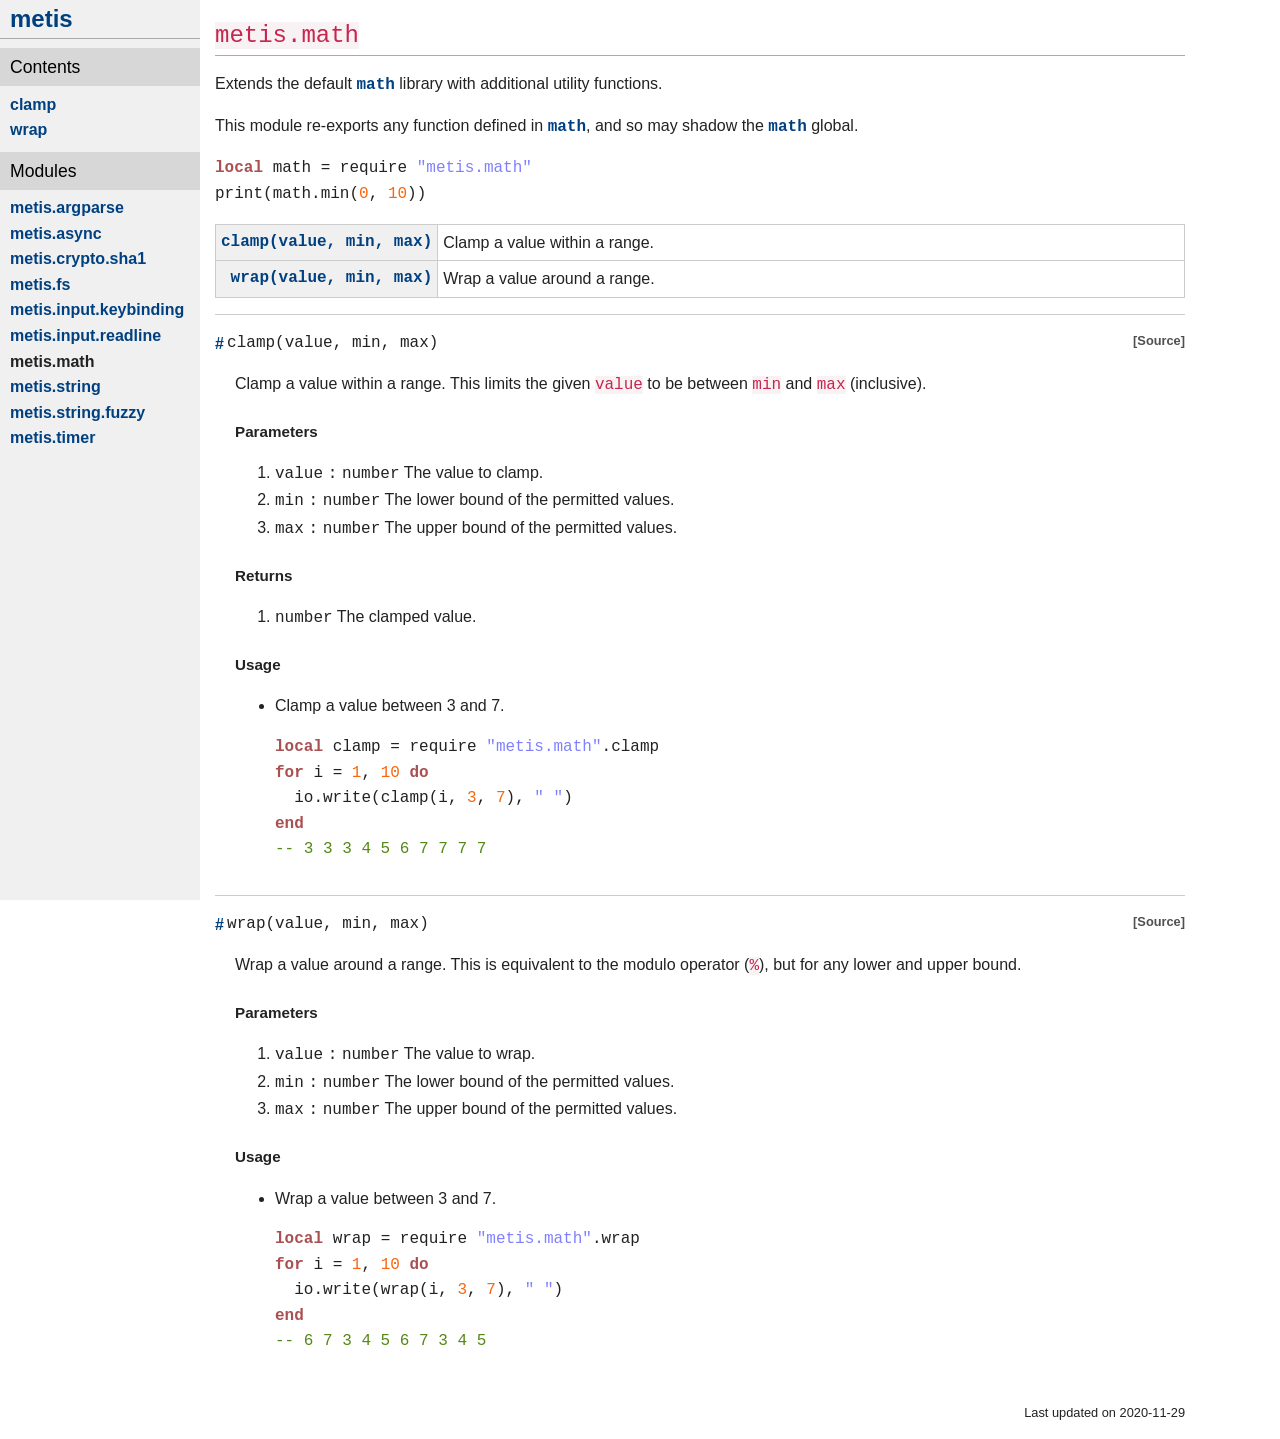
<file: module/metis.math.html>
<!DOCTYPE html><html><head><meta charset="UTF-8" /><meta name="viewport" content="width=device-width, initial-scale=1.0" /><title>metis.math</title><link rel="stylesheet" href="../main.css?v=956402e4" type="text/css" /></head><body><nav><button class="nav-reveal" type="button">&#9776;</button><h1><a href=".././">metis</a></h1><div class="nav-links"><h2>Contents</h2><ul><li><a href="#v:clamp">clamp</a></li><li><a href="#v:wrap">wrap</a></li></ul><h2>Modules</h2><ul><li><a href="metis.argparse.html">metis.argparse</a></li><li><a href="metis.async.html">metis.async</a></li><li><a href="metis.crypto.sha1.html">metis.crypto.sha1</a></li><li><a href="metis.fs.html">metis.fs</a></li><li><a href="metis.input.keybinding.html">metis.input.keybinding</a></li><li><a href="metis.input.readline.html">metis.input.readline</a></li><li><strong>metis.math</strong></li><li><a href="metis.string.html">metis.string</a></li><li><a href="metis.string.fuzzy.html">metis.string.fuzzy</a></li><li><a href="metis.timer.html">metis.timer</a></li></ul></div></nav><div id="main"><section id="content"><h1><code>metis.math</code></h1><p>Extends the default <a href='https://www.lua.org/manual/5.1/manual.html#5.6' class='reference reference-code'>math</a> library with additional utility functions.</p>
<p>This module re-exports any function defined in <a href='https://www.lua.org/manual/5.1/manual.html#5.6' class='reference reference-code'>math</a>, and so may shadow the
<a href='https://www.lua.org/manual/5.1/manual.html#5.6' class='reference reference-code'>math</a> global.</p>
<pre class="highlight highlight-lua" data-lua-kind="stmt"><span class="keyword">local</span> <a title="Extends the default math library with additional utility functions." href="metis.math.html"><span class="ident">math</span> </a><span class="symbol">=</span> <span class="ident">require</span> <span class="string">"metis.math"</span>
<span class="ident">print</span><span class="symbol">(</span><a title="Extends the default math library with additional utility functions." href="metis.math.html"><span class="ident">math</span></a><span class="symbol">.</span><span class="symbol">min</span><span class="symbol">(</span><span class="number">0</span><span class="symbol">,</span> <span class="number">10</span><span class="symbol">)</span><span class="symbol">)</span><span class="symbol"></span></pre><table class="definition-list"><tr><th class="definition-name"><a href="#v:clamp">clamp(value, min, max)</a></th><td>Clamp a value within a range.</td></tr><tr><th class="definition-name"><a href="#v:wrap">wrap(value, min, max)</a></th><td>Wrap a value around a range.</td></tr></table><dl class="definition"><dt><a name="v:clamp" href="#v:clamp"></a><span class="definition-name">clamp(value, min, max)</span><a href="https://github.com/SquidDev-CC/metis/blob/8ae2034c0d17a67bcc8b307ca3e042feb62c5938/src/metis/math.lua#L27" class="source-link">Source</a></dt><dd><p>Clamp a value within a range. This limits the given <code>value</code> to be between
<code>min</code> and <code>max</code> (inclusive).</p>
<h3>Parameters</h3><ol class="parameter-list"><li><span class="parameter">value</span> <span class="type"><span class="reference reference-code">number</span></span> The value to clamp.</li><li><span class="parameter">min</span> <span class="type"><span class="reference reference-code">number</span></span> The lower bound of the permitted values.</li><li><span class="parameter">max</span> <span class="type"><span class="reference reference-code">number</span></span> The upper bound of the permitted values.</li></ol><h3>Returns</h3><ol class="return-list"><li><span class="type"><span class="reference reference-code">number</span></span> The clamped value.</li></ol><h3>Usage</h3><ul><li><p>Clamp a value between 3 and 7.</p>
<pre class="highlight highlight-lua" data-lua-kind="stmt"><span class="keyword">local</span> <a title="Clamp a value within a range." href="metis.math.html#v:clamp"><span class="ident">clamp</span> </a><span class="symbol">=</span> <a title="Clamp a value within a range." href="metis.math.html#v:clamp"><span class="ident">require</span> <span class="string">"metis.math"</span><span class="symbol">.</span><span class="symbol">clamp</span>
</a><span class="keyword">for</span> <span class="ident">i</span> <span class="symbol">=</span> <span class="number">1</span><span class="symbol">,</span> <span class="number">10</span> <span class="keyword">do</span>
  <span class="ident">io</span><span class="symbol">.</span><span class="symbol">write</span><span class="symbol">(</span><a title="Clamp a value within a range." href="metis.math.html#v:clamp"><span class="ident">clamp</span></a><span class="symbol">(</span><span class="ident">i</span><span class="symbol">,</span> <span class="number">3</span><span class="symbol">,</span> <span class="number">7</span><span class="symbol">)</span><span class="symbol">,</span> <span class="string">" "</span><span class="symbol">)</span>
<span class="keyword">end</span>
<span class="comment">-- 3 3 3 4 5 6 7 7 7 7</span><span class="symbol"></span></pre></li></ul></dd><dt><a name="v:wrap" href="#v:wrap"></a><span class="definition-name">wrap(value, min, max)</span><a href="https://github.com/SquidDev-CC/metis/blob/8ae2034c0d17a67bcc8b307ca3e042feb62c5938/src/metis/math.lua#L47" class="source-link">Source</a></dt><dd><p>Wrap a value around a range. This is equivalent to the modulo operator
(<code>%</code>), but for any lower and upper bound.</p>
<h3>Parameters</h3><ol class="parameter-list"><li><span class="parameter">value</span> <span class="type"><span class="reference reference-code">number</span></span> The value to wrap.</li><li><span class="parameter">min</span> <span class="type"><span class="reference reference-code">number</span></span> The lower bound of the permitted values.</li><li><span class="parameter">max</span> <span class="type"><span class="reference reference-code">number</span></span> The upper bound of the permitted values.</li></ol><h3>Usage</h3><ul><li><p>Wrap a value between 3 and 7.</p>
<pre class="highlight highlight-lua" data-lua-kind="stmt"><span class="keyword">local</span> <a title="Wrap a value around a range." href="metis.math.html#v:wrap"><span class="ident">wrap</span> </a><span class="symbol">=</span> <a title="Wrap a value around a range." href="metis.math.html#v:wrap"><span class="ident">require</span> <span class="string">"metis.math"</span><span class="symbol">.</span><span class="symbol">wrap</span>
</a><span class="keyword">for</span> <span class="ident">i</span> <span class="symbol">=</span> <span class="number">1</span><span class="symbol">,</span> <span class="number">10</span> <span class="keyword">do</span>
  <span class="ident">io</span><span class="symbol">.</span><span class="symbol">write</span><span class="symbol">(</span><a title="Wrap a value around a range." href="metis.math.html#v:wrap"><span class="ident">wrap</span></a><span class="symbol">(</span><span class="ident">i</span><span class="symbol">,</span> <span class="number">3</span><span class="symbol">,</span> <span class="number">7</span><span class="symbol">)</span><span class="symbol">,</span> <span class="string">" "</span><span class="symbol">)</span>
<span class="keyword">end</span>
<span class="comment">-- 6 7 3 4 5 6 7 3 4 5</span><span class="symbol"></span></pre></li></ul></dd></dl></section><footer>Last updated on 2020-11-29</footer></div><script src="../main.js?v=beb099d5" type="text/javascript" defer=""></script></body></html>
</file>
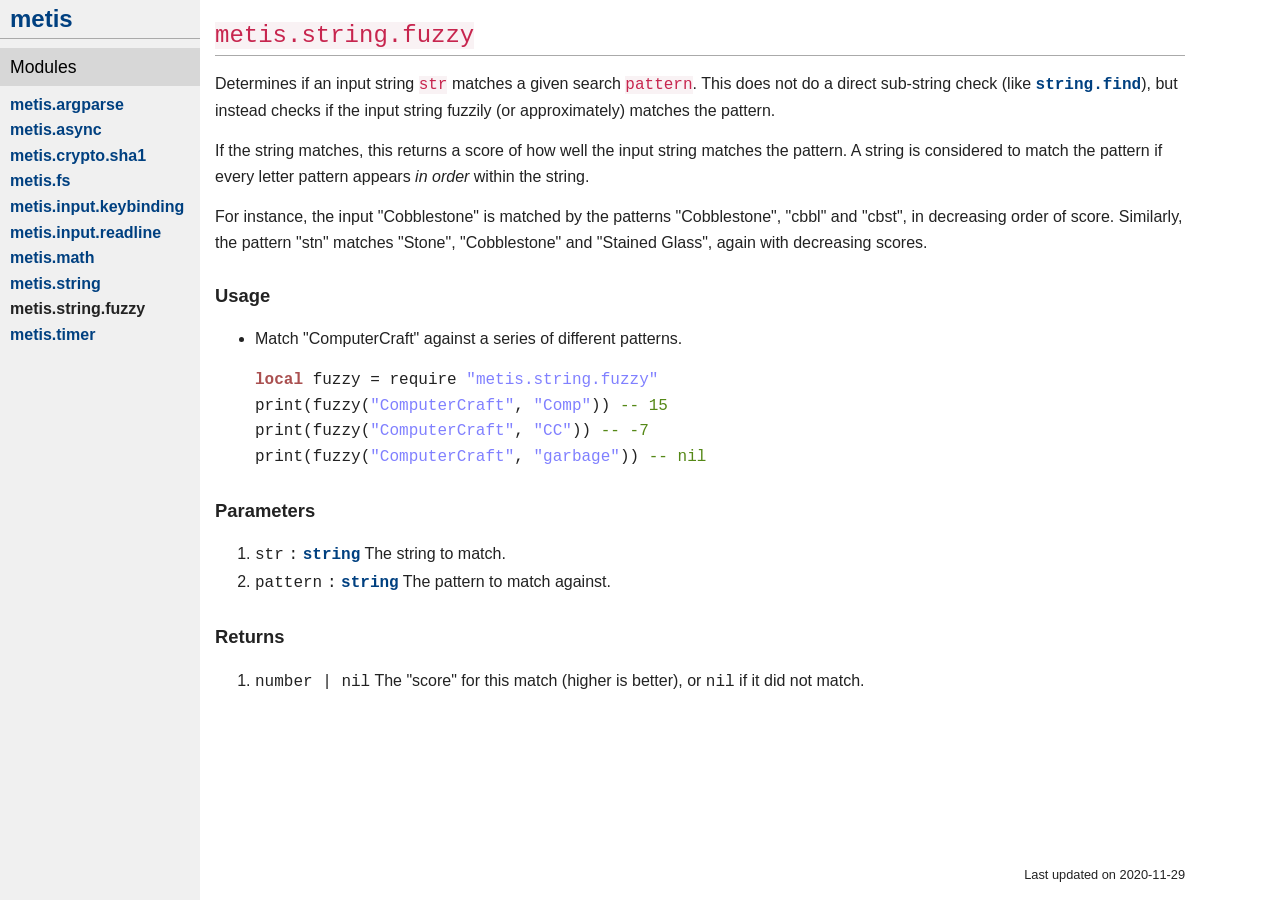
<file: module/metis.string.fuzzy.html>
<!DOCTYPE html><html><head><meta charset="UTF-8" /><meta name="viewport" content="width=device-width, initial-scale=1.0" /><title>metis.string.fuzzy</title><link rel="stylesheet" href="../main.css?v=956402e4" type="text/css" /></head><body><nav><button class="nav-reveal" type="button">&#9776;</button><h1><a href=".././">metis</a></h1><div class="nav-links"><h2>Modules</h2><ul><li><a href="metis.argparse.html">metis.argparse</a></li><li><a href="metis.async.html">metis.async</a></li><li><a href="metis.crypto.sha1.html">metis.crypto.sha1</a></li><li><a href="metis.fs.html">metis.fs</a></li><li><a href="metis.input.keybinding.html">metis.input.keybinding</a></li><li><a href="metis.input.readline.html">metis.input.readline</a></li><li><a href="metis.math.html">metis.math</a></li><li><a href="metis.string.html">metis.string</a></li><li><strong>metis.string.fuzzy</strong></li><li><a href="metis.timer.html">metis.timer</a></li></ul></div></nav><div id="main"><section id="content"><h1><code>metis.string.fuzzy</code></h1><p>Determines if an input string <code>str</code> matches a given search <code>pattern</code>.
This does not do a direct sub-string check (like <a href='https://www.lua.org/manual/5.1/manual.html#pdf-string.find' class='reference reference-code'>string.find</a>), but instead
checks if the input string fuzzily (or approximately) matches the pattern.</p>
<p>If the string matches, this returns a score of how well the input string matches
the pattern. A string is considered to match the pattern if every letter pattern
appears <em>in order</em> within the string.</p>
<p>For instance, the input &quot;Cobblestone&quot; is matched by the patterns &quot;Cobblestone&quot;,
&quot;cbbl&quot; and &quot;cbst&quot;, in decreasing order of score. Similarly, the pattern &quot;stn&quot;
matches &quot;Stone&quot;, &quot;Cobblestone&quot; and &quot;Stained Glass&quot;, again with decreasing
scores.</p>
<h3>Usage</h3><ul><li><p>Match &quot;ComputerCraft&quot; against a series of different patterns.</p>
<pre class="highlight highlight-lua" data-lua-kind="stmt"><span class="keyword">local</span> <a title="Determines if an input string str matches a given search pattern." href="metis.string.fuzzy.html"><span class="ident">fuzzy</span> </a><span class="symbol">=</span> <span class="ident">require</span> <span class="string">"metis.string.fuzzy"</span>
<span class="ident">print</span><span class="symbol">(</span><a title="Determines if an input string str matches a given search pattern." href="metis.string.fuzzy.html"><span class="ident">fuzzy</span></a><span class="symbol">(</span><span class="string">"ComputerCraft"</span><span class="symbol">,</span> <span class="string">"Comp"</span><span class="symbol">)</span><span class="symbol">)</span> <span class="comment">-- 15</span>
<span class="ident">print</span><span class="symbol">(</span><a title="Determines if an input string str matches a given search pattern." href="metis.string.fuzzy.html"><span class="ident">fuzzy</span></a><span class="symbol">(</span><span class="string">"ComputerCraft"</span><span class="symbol">,</span> <span class="string">"CC"</span><span class="symbol">)</span><span class="symbol">)</span> <span class="comment">-- -7</span>
<span class="ident">print</span><span class="symbol">(</span><a title="Determines if an input string str matches a given search pattern." href="metis.string.fuzzy.html"><span class="ident">fuzzy</span></a><span class="symbol">(</span><span class="string">"ComputerCraft"</span><span class="symbol">,</span> <span class="string">"garbage"</span><span class="symbol">)</span><span class="symbol">)</span> <span class="comment">-- nil</span><span class="symbol"></span></pre></li></ul><h3>Parameters</h3><ol class="parameter-list"><li><span class="parameter">str</span> <span class="type"><a href="https://www.lua.org/manual/5.1/manual.html#5.4" class="reference reference-code">string</a></span> The string to match.</li><li><span class="parameter">pattern</span> <span class="type"><a href="https://www.lua.org/manual/5.1/manual.html#5.4" class="reference reference-code">string</a></span> The pattern to match against.</li></ol><h3>Returns</h3><ol class="return-list"><li><span class="type"><span class="reference reference-code">number</span> | nil</span> The &quot;score&quot; for this match (higher is better), or <span class='reference reference-code'>nil</span> if
it did not match.</li></ol></section><footer>Last updated on 2020-11-29</footer></div><script src="../main.js?v=beb099d5" type="text/javascript" defer=""></script></body></html>
</file>
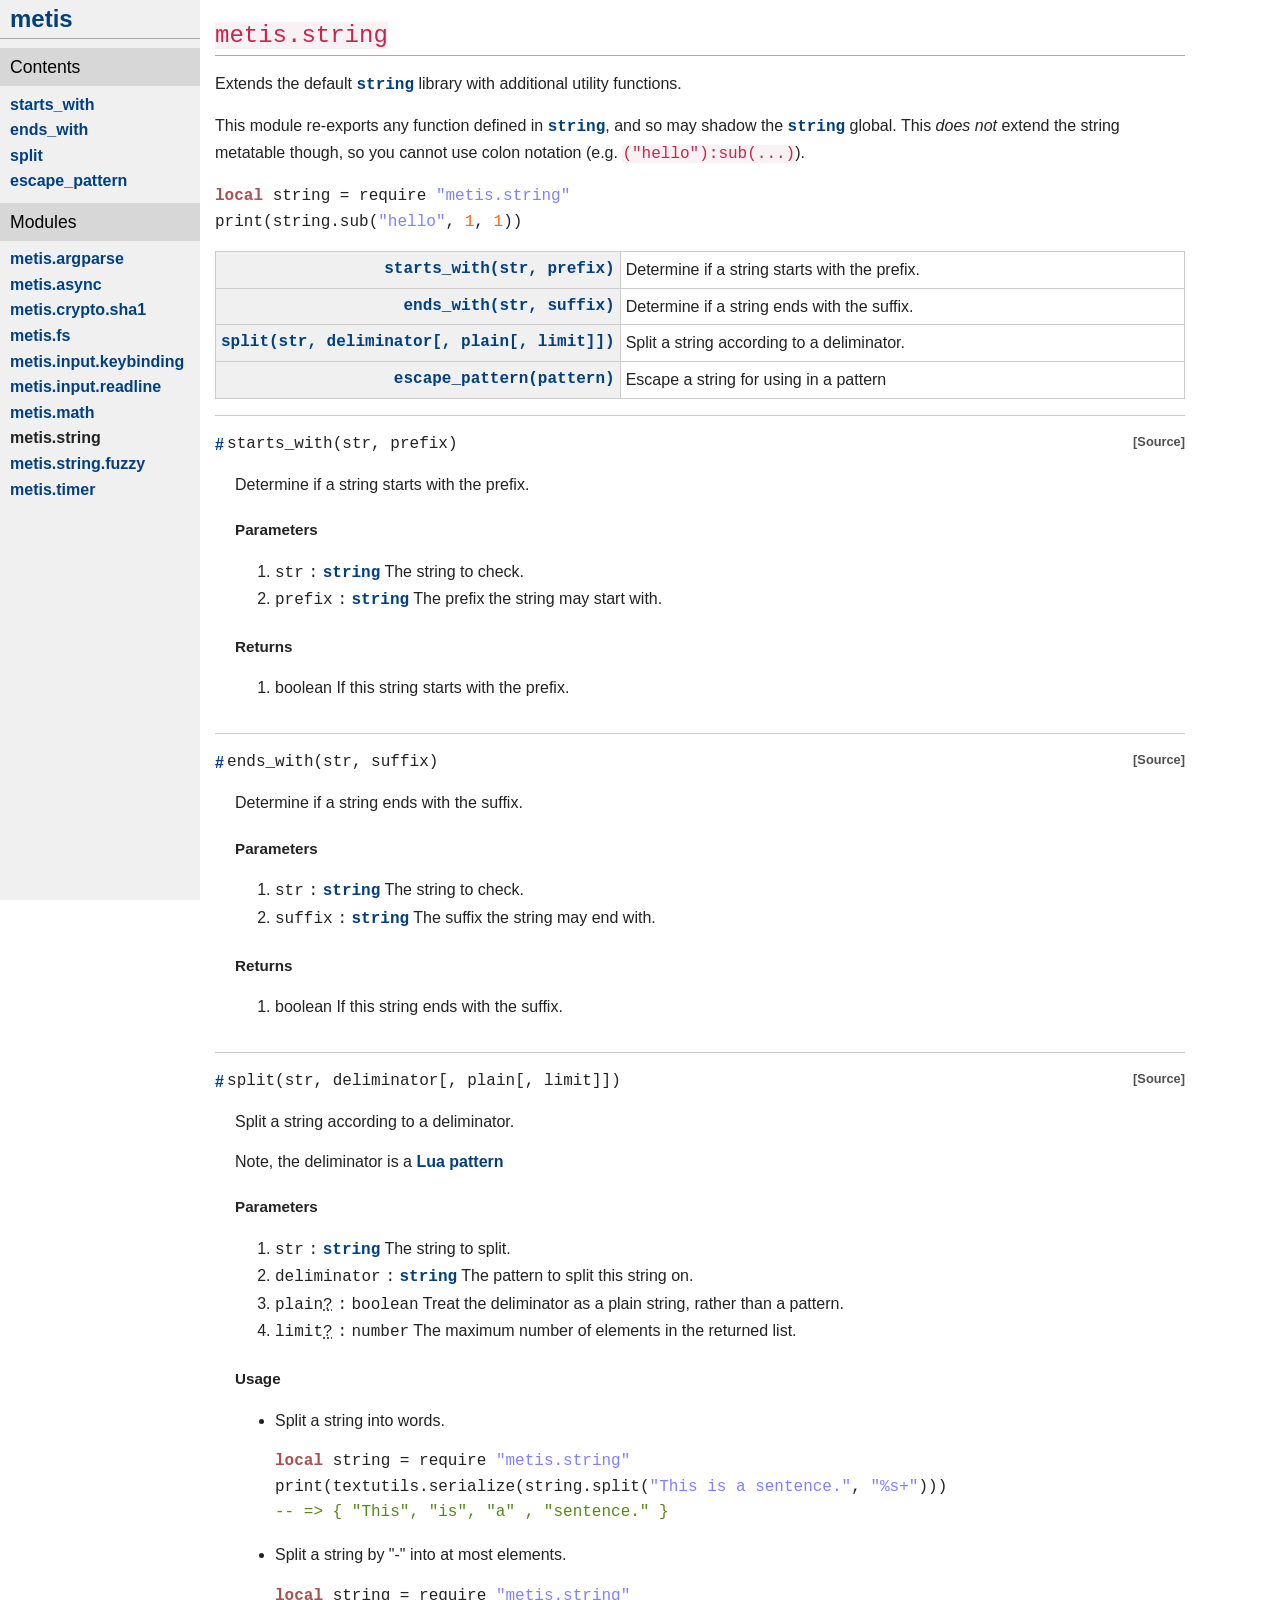
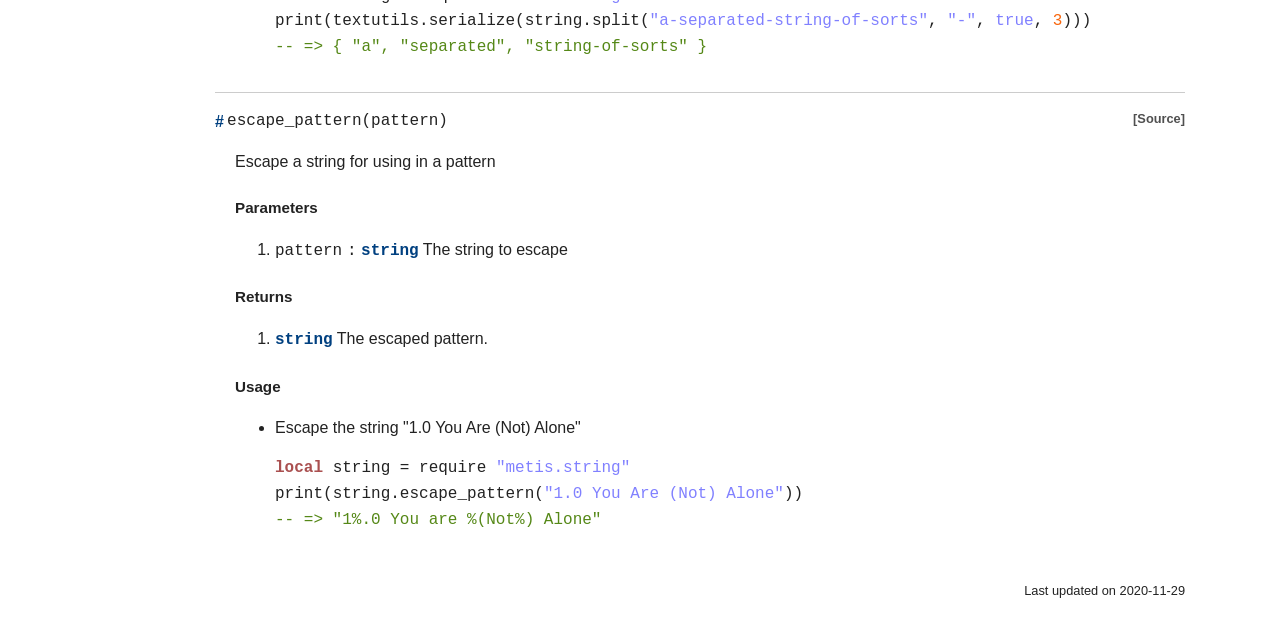
<file: module/metis.string.html>
<!DOCTYPE html><html><head><meta charset="UTF-8" /><meta name="viewport" content="width=device-width, initial-scale=1.0" /><title>metis.string</title><link rel="stylesheet" href="../main.css?v=956402e4" type="text/css" /></head><body><nav><button class="nav-reveal" type="button">&#9776;</button><h1><a href=".././">metis</a></h1><div class="nav-links"><h2>Contents</h2><ul><li><a href="#v:starts_with">starts_with</a></li><li><a href="#v:ends_with">ends_with</a></li><li><a href="#v:split">split</a></li><li><a href="#v:escape_pattern">escape_pattern</a></li></ul><h2>Modules</h2><ul><li><a href="metis.argparse.html">metis.argparse</a></li><li><a href="metis.async.html">metis.async</a></li><li><a href="metis.crypto.sha1.html">metis.crypto.sha1</a></li><li><a href="metis.fs.html">metis.fs</a></li><li><a href="metis.input.keybinding.html">metis.input.keybinding</a></li><li><a href="metis.input.readline.html">metis.input.readline</a></li><li><a href="metis.math.html">metis.math</a></li><li><strong>metis.string</strong></li><li><a href="metis.string.fuzzy.html">metis.string.fuzzy</a></li><li><a href="metis.timer.html">metis.timer</a></li></ul></div></nav><div id="main"><section id="content"><h1><code>metis.string</code></h1><p>Extends the default <a href='https://www.lua.org/manual/5.1/manual.html#5.4' class='reference reference-code'>string</a> library with additional utility functions.</p>
<p>This module re-exports any function defined in <a href='https://www.lua.org/manual/5.1/manual.html#5.4' class='reference reference-code'>string</a>, and so may shadow the
<a href='https://www.lua.org/manual/5.1/manual.html#5.4' class='reference reference-code'>string</a> global. This <em>does not</em> extend the string metatable though, so you
cannot use colon notation (e.g. <code>(&quot;hello&quot;):sub(...)</code>).</p>
<pre class="highlight highlight-lua" data-lua-kind="stmt"><span class="keyword">local</span> <a title="Extends the default string library with additional utility functions." href="metis.string.html"><span class="ident">string</span> </a><span class="symbol">=</span> <span class="ident">require</span> <span class="string">"metis.string"</span>
<span class="ident">print</span><span class="symbol">(</span><a title="Extends the default string library with additional utility functions." href="metis.string.html"><span class="ident">string</span></a><span class="symbol">.</span><span class="symbol">sub</span><span class="symbol">(</span><span class="string">"hello"</span><span class="symbol">,</span> <span class="number">1</span><span class="symbol">,</span> <span class="number">1</span><span class="symbol">)</span><span class="symbol">)</span><span class="symbol"></span></pre><table class="definition-list"><tr><th class="definition-name"><a href="#v:starts_with">starts_with(str, prefix)</a></th><td>Determine if a string starts with the prefix.</td></tr><tr><th class="definition-name"><a href="#v:ends_with">ends_with(str, suffix)</a></th><td>Determine if a string ends with the suffix.</td></tr><tr><th class="definition-name"><a href="#v:split">split(str, deliminator[, plain[, limit]])</a></th><td>Split a string according to a deliminator.</td></tr><tr><th class="definition-name"><a href="#v:escape_pattern">escape_pattern(pattern)</a></th><td>Escape a string for using in a pattern</td></tr></table><dl class="definition"><dt><a name="v:starts_with" href="#v:starts_with"></a><span class="definition-name">starts_with(str, prefix)</span><a href="https://github.com/SquidDev-CC/metis/blob/8ae2034c0d17a67bcc8b307ca3e042feb62c5938/src/metis/string.lua#L20" class="source-link">Source</a></dt><dd><p>Determine if a string starts with the prefix.</p>
<h3>Parameters</h3><ol class="parameter-list"><li><span class="parameter">str</span> <span class="type"><a href="https://www.lua.org/manual/5.1/manual.html#5.4" class="reference reference-code">string</a></span> The string to check.</li><li><span class="parameter">prefix</span> <span class="type"><a href="https://www.lua.org/manual/5.1/manual.html#5.4" class="reference reference-code">string</a></span> The prefix the string may start with.</li></ol><h3>Returns</h3><ol class="return-list"><li> boolean If this string starts with the prefix.</li></ol></dd><dt><a name="v:ends_with" href="#v:ends_with"></a><span class="definition-name">ends_with(str, suffix)</span><a href="https://github.com/SquidDev-CC/metis/blob/8ae2034c0d17a67bcc8b307ca3e042feb62c5938/src/metis/string.lua#L29" class="source-link">Source</a></dt><dd><p>Determine if a string ends with the suffix.</p>
<h3>Parameters</h3><ol class="parameter-list"><li><span class="parameter">str</span> <span class="type"><a href="https://www.lua.org/manual/5.1/manual.html#5.4" class="reference reference-code">string</a></span> The string to check.</li><li><span class="parameter">suffix</span> <span class="type"><a href="https://www.lua.org/manual/5.1/manual.html#5.4" class="reference reference-code">string</a></span> The suffix the string may end with.</li></ol><h3>Returns</h3><ol class="return-list"><li> boolean If this string ends with the suffix.</li></ol></dd><dt><a name="v:split" href="#v:split"></a><span class="definition-name">split(str, deliminator[, plain[, limit]])</span><a href="https://github.com/SquidDev-CC/metis/blob/8ae2034c0d17a67bcc8b307ca3e042feb62c5938/src/metis/string.lua#L55" class="source-link">Source</a></dt><dd><p>Split a string according to a deliminator.</p>
<p>Note, the deliminator is a <a href='https://www.lua.org/manual/5.3/manual.html#6.4.1'>Lua pattern</a></p>
<h3>Parameters</h3><ol class="parameter-list"><li><span class="parameter">str</span> <span class="type"><a href="https://www.lua.org/manual/5.1/manual.html#5.4" class="reference reference-code">string</a></span> The string to split.</li><li><span class="parameter">deliminator</span> <span class="type"><a href="https://www.lua.org/manual/5.1/manual.html#5.4" class="reference reference-code">string</a></span> The pattern to split this string on.</li><li><span class="parameter">plain<span class="optional" title="This argument is optional">?</span></span> <span class="type"><span class="reference reference-code">boolean</span></span> Treat the deliminator as a plain string, rather than a pattern.</li><li><span class="parameter">limit<span class="optional" title="This argument is optional">?</span></span> <span class="type"><span class="reference reference-code">number</span></span> The maximum number of elements in the returned list.</li></ol><h3>Usage</h3><ul><li><p>Split a string into words.</p>
<pre class="highlight highlight-lua" data-lua-kind="stmt"><span class="keyword">local</span> <a title="Extends the default string library with additional utility functions." href="metis.string.html"><span class="ident">string</span> </a><span class="symbol">=</span> <span class="ident">require</span> <span class="string">"metis.string"</span>
<span class="ident">print</span><span class="symbol">(</span><span class="ident">textutils</span><span class="symbol">.</span><span class="symbol">serialize</span><span class="symbol">(</span><a title="Split a string according to a deliminator." href="metis.string.html#v:split"><span class="ident">string</span><span class="symbol">.</span><span class="symbol">split</span></a><span class="symbol">(</span><span class="string">"This is a sentence."</span><span class="symbol">,</span> <span class="string">"%s+"</span><span class="symbol">)</span><span class="symbol">)</span><span class="symbol">)</span>
<span class="comment">-- => { "This", "is", "a" , "sentence." }</span><span class="symbol"></span></pre></li><li><p>Split a string by &quot;-&quot; into at most elements.</p>
<pre class="highlight highlight-lua" data-lua-kind="stmt"><span class="keyword">local</span> <a title="Extends the default string library with additional utility functions." href="metis.string.html"><span class="ident">string</span> </a><span class="symbol">=</span> <span class="ident">require</span> <span class="string">"metis.string"</span>
<span class="ident">print</span><span class="symbol">(</span><span class="ident">textutils</span><span class="symbol">.</span><span class="symbol">serialize</span><span class="symbol">(</span><a title="Split a string according to a deliminator." href="metis.string.html#v:split"><span class="ident">string</span><span class="symbol">.</span><span class="symbol">split</span></a><span class="symbol">(</span><span class="string">"a-separated-string-of-sorts"</span><span class="symbol">,</span> <span class="string">"-"</span><span class="symbol">,</span> <span class="literal-kw">true</span><span class="symbol">,</span> <span class="number">3</span><span class="symbol">)</span><span class="symbol">)</span><span class="symbol">)</span>
<span class="comment">-- => { "a", "separated", "string-of-sorts" }</span><span class="symbol"></span></pre></li></ul></dd><dt><a name="v:escape_pattern" href="#v:escape_pattern"></a><span class="definition-name">escape_pattern(pattern)</span><a href="https://github.com/SquidDev-CC/metis/blob/8ae2034c0d17a67bcc8b307ca3e042feb62c5938/src/metis/string.lua#L95" class="source-link">Source</a></dt><dd><p>Escape a string for using in a pattern</p>
<h3>Parameters</h3><ol class="parameter-list"><li><span class="parameter">pattern</span> <span class="type"><a href="https://www.lua.org/manual/5.1/manual.html#5.4" class="reference reference-code">string</a></span> The string to escape</li></ol><h3>Returns</h3><ol class="return-list"><li><span class="type"><a href="https://www.lua.org/manual/5.1/manual.html#5.4" class="reference reference-code">string</a></span> The escaped pattern.</li></ol><h3>Usage</h3><ul><li><p>Escape the string &quot;1.0 You Are (Not) Alone&quot;</p>
<pre class="highlight highlight-lua" data-lua-kind="stmt"><span class="keyword">local</span> <a title="Extends the default string library with additional utility functions." href="metis.string.html"><span class="ident">string</span> </a><span class="symbol">=</span> <span class="ident">require</span> <span class="string">"metis.string"</span>
<span class="ident">print</span><span class="symbol">(</span><a title="Escape a string for using in a pattern" href="metis.string.html#v:escape_pattern"><span class="ident">string</span><span class="symbol">.</span><span class="symbol">escape_pattern</span></a><span class="symbol">(</span><span class="string">"1.0 You Are (Not) Alone"</span><span class="symbol">)</span><span class="symbol">)</span>
<span class="comment">-- => "1%.0 You are %(Not%) Alone"</span><span class="symbol"></span></pre></li></ul></dd></dl></section><footer>Last updated on 2020-11-29</footer></div><script src="../main.js?v=beb099d5" type="text/javascript" defer=""></script></body></html>
</file>
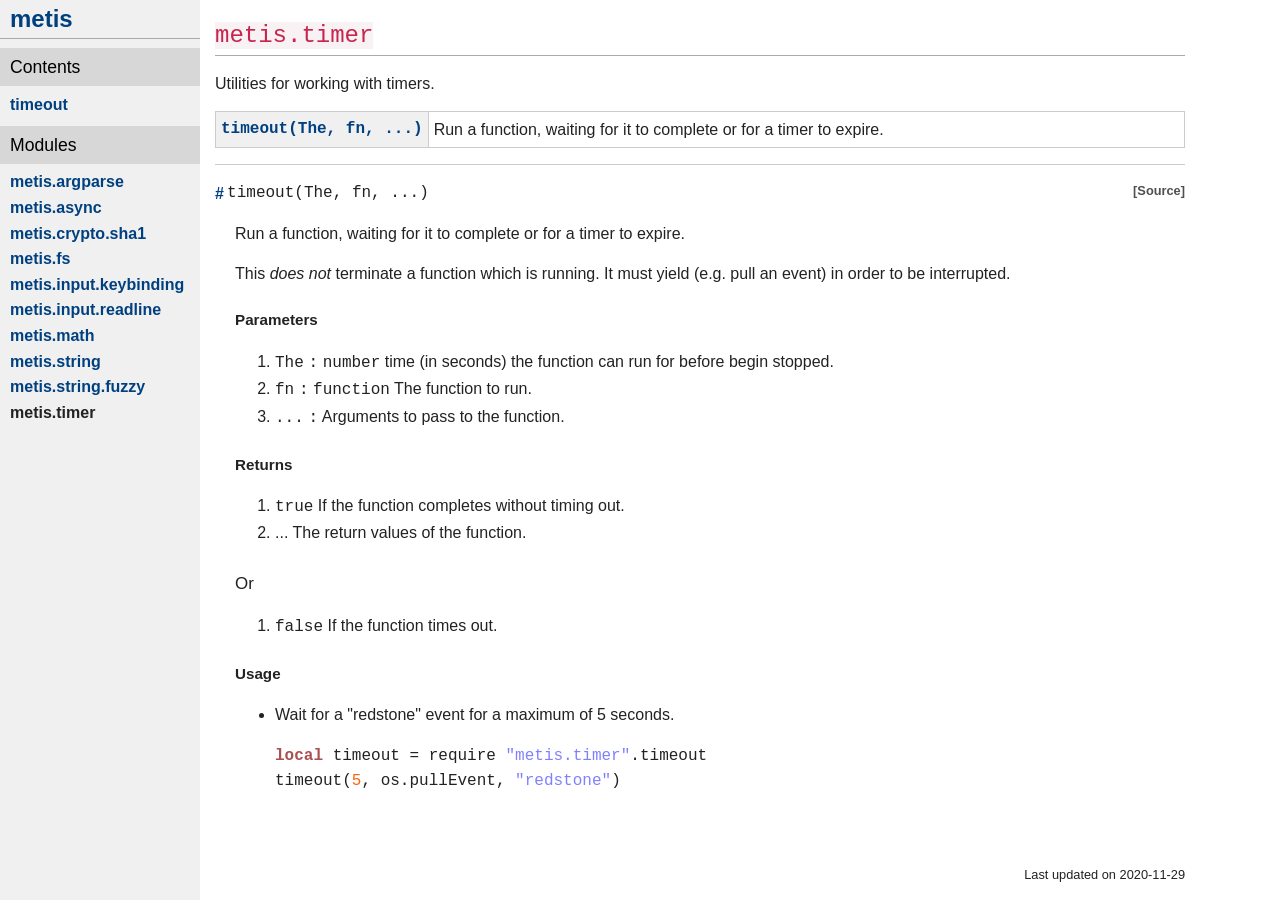
<file: module/metis.timer.html>
<!DOCTYPE html><html><head><meta charset="UTF-8" /><meta name="viewport" content="width=device-width, initial-scale=1.0" /><title>metis.timer</title><link rel="stylesheet" href="../main.css?v=956402e4" type="text/css" /></head><body><nav><button class="nav-reveal" type="button">&#9776;</button><h1><a href=".././">metis</a></h1><div class="nav-links"><h2>Contents</h2><ul><li><a href="#v:timeout">timeout</a></li></ul><h2>Modules</h2><ul><li><a href="metis.argparse.html">metis.argparse</a></li><li><a href="metis.async.html">metis.async</a></li><li><a href="metis.crypto.sha1.html">metis.crypto.sha1</a></li><li><a href="metis.fs.html">metis.fs</a></li><li><a href="metis.input.keybinding.html">metis.input.keybinding</a></li><li><a href="metis.input.readline.html">metis.input.readline</a></li><li><a href="metis.math.html">metis.math</a></li><li><a href="metis.string.html">metis.string</a></li><li><a href="metis.string.fuzzy.html">metis.string.fuzzy</a></li><li><strong>metis.timer</strong></li></ul></div></nav><div id="main"><section id="content"><h1><code>metis.timer</code></h1><p>Utilities for working with timers.</p>
<table class="definition-list"><tr><th class="definition-name"><a href="#v:timeout">timeout(The, fn, ...)</a></th><td>Run a function, waiting for it to complete or for a timer to expire.</td></tr></table><dl class="definition"><dt><a name="v:timeout" href="#v:timeout"></a><span class="definition-name">timeout(The, fn, ...)</span><a href="https://github.com/SquidDev-CC/metis/blob/8ae2034c0d17a67bcc8b307ca3e042feb62c5938/src/metis/timer.lua#L21" class="source-link">Source</a></dt><dd><p>Run a function, waiting for it to complete or for a timer to expire.</p>
<p>This <em>does not</em> terminate a function which is running. It must yield (e.g.
pull an event) in order to be interrupted.</p>
<h3>Parameters</h3><ol class="parameter-list"><li><span class="parameter">The</span> <span class="type"><span class="reference reference-code">number</span></span> time (in seconds) the function can run for before begin
stopped.</li><li><span class="parameter">fn</span> <span class="type"><span class="reference reference-code">function</span></span> The function to run.</li><li><span class="parameter">...</span>  Arguments to pass to the function.</li></ol><h3>Returns</h3><ol class="return-list"><li><span class="type">true</span> If the function completes without timing out.</li><li> ... The return values of the function.</li></ol><h4>Or</h4><ol class="return-list"><li><span class="type">false</span> If the function times out.</li></ol><h3>Usage</h3><ul><li><p>Wait for a &quot;redstone&quot; event for a maximum of 5 seconds.</p>
<pre class="highlight highlight-lua" data-lua-kind="stmt"><span class="keyword">local</span> <a title="Run a function, waiting for it to complete or for a timer to expire." href="metis.timer.html#v:timeout"><span class="ident">timeout</span> </a><span class="symbol">=</span> <a title="Run a function, waiting for it to complete or for a timer to expire." href="metis.timer.html#v:timeout"><span class="ident">require</span> <span class="string">"metis.timer"</span><span class="symbol">.</span><span class="symbol">timeout</span>
</a><a title="Run a function, waiting for it to complete or for a timer to expire." href="metis.timer.html#v:timeout"><span class="ident">timeout</span></a><span class="symbol">(</span><span class="number">5</span><span class="symbol">,</span> <span class="ident">os</span><span class="symbol">.</span><span class="symbol">pullEvent</span><span class="symbol">,</span> <span class="string">"redstone"</span><span class="symbol">)</span><span class="symbol"></span></pre></li></ul></dd></dl></section><footer>Last updated on 2020-11-29</footer></div><script src="../main.js?v=beb099d5" type="text/javascript" defer=""></script></body></html>
</file>
<file: main.css>
:root {
  --nav-width: 200px;

  --mobile-reveal-width: 3rem;
  --mobile-nav-height: 3rem;
  --reveal-border: #777;
}

/* Basic reset on elements */
h1, h2, h3, h4, p, table, div, body, button {
  margin: 0;
  padding: 0;
  border: 0;
  font-size: 100%;
  font: inherit;
  vertical-align: baseline;
}

/* Make the page a little more airy */
body {
  margin: 0px;
  padding: 0px;
  line-height: 1.6;
  color: #222;
  background: #fff;
}

/* Try to use system default fonts. */
body {
  font-family: -apple-system, BlinkMacSystemFont, "Segoe UI", Roboto, Oxygen, Ubuntu, Cantarell, "Fira Sans",
               "Droid Sans", "Helvetica Neue", Arial, sans-serif, "Apple Color Emoji", "Segoe UI Emoji", "Segoe UI Symbol";
}

code, pre, kbd, .parameter, .type, .definition-name, .reference-code {
  font-family: "SFMono-Regular", Consolas, "Liberation Mono", Menlo, Courier, monospace;
}

/* Some definitions of basic tags */
code {
  color: #c7254e;
  background-color: #f9f2f4;
}

p {
  margin: 0.9em 0;
}

h1 {
  font-size: 1.5em;
  font-weight: lighter;
  border-bottom: solid 1px #aaa;
}

h2, h3, h4 { margin: 1.4em 0 0.3em;}
h2 { font-size: 1.25em; }
h3 { font-size: 1.15em; font-weight: bold; }
h4 { font-size: 1.06em; }

a, a:focus, a:visited, a:active { font-weight: bold; color: #004080; text-decoration: none; }
a:active { outline: none; }
a:hover, a:focus { text-decoration: underline; }

blockquote {
  padding: 0.3em;
  margin: 1em 0;
  background: #f0f0f0;
  border-left: solid 0.5em #ccc;
}

img {
  display: inline-block;
  max-width: 100%;
}

table, pre {
  width: 100%;
  overflow-x: auto;
  display: block;
}

/* Stop sublists from having initial vertical space */
ul ul { margin-top: 0px; }
ol ul { margin-top: 0px; }
ol ol { margin-top: 0px; }
ul ol { margin-top: 0px; }

/* Make the target distinct; helps when we're navigating to a function */
a:target + * { background-color: #FFFF99; }

/* Allow linking to any subsection */
a[name]::before { content: "#"; }

/* Layout */
nav {
  width: var(--nav-width);
  position: fixed;
  top: 0;
  bottom: 0;
  left: 0;

  overflow-y: auto;
}

nav, nav .nav-links {
  overflow-x: hidden;
  scrollbar-width: thin;
}

nav, nav .nav-reveal, nav .nav-links {
  background-color: #f0f0f0;
  z-index: 10;
}
nav h1, nav h1 a, nav h1 img { box-sizing: border-box; }
nav h1, nav h1 a { width: 100%; }
nav h1 img {
  display: block;
  margin: 0 auto;
  padding: 10px;
}
nav h1, nav ul { padding: 0em 10px; }

nav .nav-reveal {
  display: none;
  position: fixed;
  top: 0;
  left: 0;
  height: var(--mobile-nav-height);
  width: var(--mobile-reveal-width);
  padding: 5px;
  font-size: 1.3em;

  border-right: solid 1px var(--reveal-border);
  border-bottom: solid 1px var(--reveal-border);
  cursor: pointer;
  outline: none;
}
nav .nav-reveal:focus { border-color: #333; }

nav h2 {
  background-color: #d7d7d7;
  font-size: 1.1em;
  color:#000000;
  padding: 5px 10px;
  margin-top: 0.5em;
}

nav h2:hover { background-color: #d0d0d0; }
nav h2.collapsed { background-color: #e7e7e7; }
nav h2.collapsed + ul { display: none; }

nav ul {
  list-style-type: none;
  margin: 0;
}

#main {
  margin-left: var(--nav-width);
  padding: 15px;
  box-sizing: border-box;

  min-height: 100vh;
  max-width: 1000px;

  display: flex;
  flex-direction: column;
}

@media (max-width: 800px) {
  nav {
    position: initial;
    height: var(--mobile-nav-height);
    width: 100%;
  }

  nav h1 {
    margin-left: var(--mobile-reveal-width);
    border-bottom: none;
  }
  nav h1, nav h1 img { height: 100%; }
  nav h1 img { margin: 0; padding: 5px; }

  nav .nav-reveal {
    display: block;
  }

  nav .nav-links {
    display: none;
    border-right: solid var(--reveal-border) 1px;

    width: var(--nav-width);
    overflow-y: scroll;

    position: fixed;
    top: var(--mobile-nav-height);
    bottom: 0;
    left: 0;

  }

  /* This is terrible, but I've not found a better way. */
  nav.nav-links-visible {
    position: fixed;
    border-bottom: solid var(--reveal-border) 1px;
  }
  nav.nav-links-visible .nav-links { display: block; }
  nav.nav-links-visible + #main { margin-top: var(--mobile-nav-height); }

  #main {
    margin-left: 0px;
    position: relative;
  }
}

#content {
  flex-grow: 1;
}

footer {
  text-align: right;
  font-size: 0.8em;
}

/* The definition lists at the top of each page */
table.definition-list {
  border-collapse: collapse;
}

table.definition-list td, table.definition-list th {
  border: 1px solid #cccccc;
  padding: 5px;
}

table.definition-list th {
  background-color: #f0f0f0;
  min-width: 200px;
  white-space: nowrap;
  text-align: right;
}

/* Deprecated definitions */
table.definition-list tr.definition-deprecated th {
  text-decoration: line-through;
}

table.definition-list td { width: 100%; }

dl.definition dt {
  border-top: 1px solid #ccc;
  padding-top: 1em;
  display: flex;
}

dl.definition dt .definition-name {
  padding: 0 0.1em;
  margin: 0 0.1em;
  flex-grow: 1;
}

/* Deprecated definitions */
dl.definition dt .definition-name.definition-deprecated {
  text-decoration: line-through;
}

dl.definition dd {
  padding-bottom: 1em;
  margin: 10px 0 0 20px;
}

dl.definition h3 {
  font-size: .95em;
}

/* Links to source-code */
.source-link { font-size: 0.8em; }
.source-link::before { content: '[' }
.source-link::after  { content: ']' }
a.source-link, a.source-link:visited, a.source-link:active { color: #505050; }

/* Method definitions */
span.parameter:after { content:":"; padding-left: 0.3em; }
.optional { text-decoration: underline dotted; }

/** Fancy colour display. */
.colour-ref {
  display: inline-block;
  width: 0.8em;
  height: 0.8em;
  margin: 0.1em 0.1em 0.3em 0.1em; /* Terrrible hack to force vertical alignment. */
  border: solid 1px black;
  box-sizing: border-box;
  vertical-align: middle;
}

/** Fancy keyboard shortcut styling, inspired by GitHub markdown. */
kbd {
  display: inline-block;
  padding: 4px 5px;
  font-size: 0.8em;
  line-height: 10px;
  color: #444d56;
  vertical-align: middle;
  background-color: #fafbfc;
  border: 1px solid #d1d5da;
  border-radius: 3px;
  box-shadow: inset 0 -1px 0 #d1d5da;
}

/* styles for prettification of source */
.highlight .comment { color: #558817; }
.highlight .constant { color: #a8660d; }
.highlight .escape { color: #844631; }
.highlight .keyword { color: #aa5050; font-weight: bold; }
.highlight .library { color: #0e7c6b; }
.highlight .marker { color: #512b1e; background: #fedc56; font-weight: bold; }
.highlight .string { color: #8080ff; }
.highlight .literal-kw { color: #8080ff; }
.highlight .number { color: #f8660d; }
.highlight .operator { color: #2239a8; font-weight: bold; }
.highlight .preprocessor, pre .prepro { color: #a33243; }
.highlight .global { color: #800080; }
.highlight .user-keyword { color: #800080; }
.highlight .prompt { color: #558817; }
.highlight .url { color: #272fc2; text-decoration: underline; }

.highlight a {
  color: inherit;
  font-weight: normal;
}
</file>
